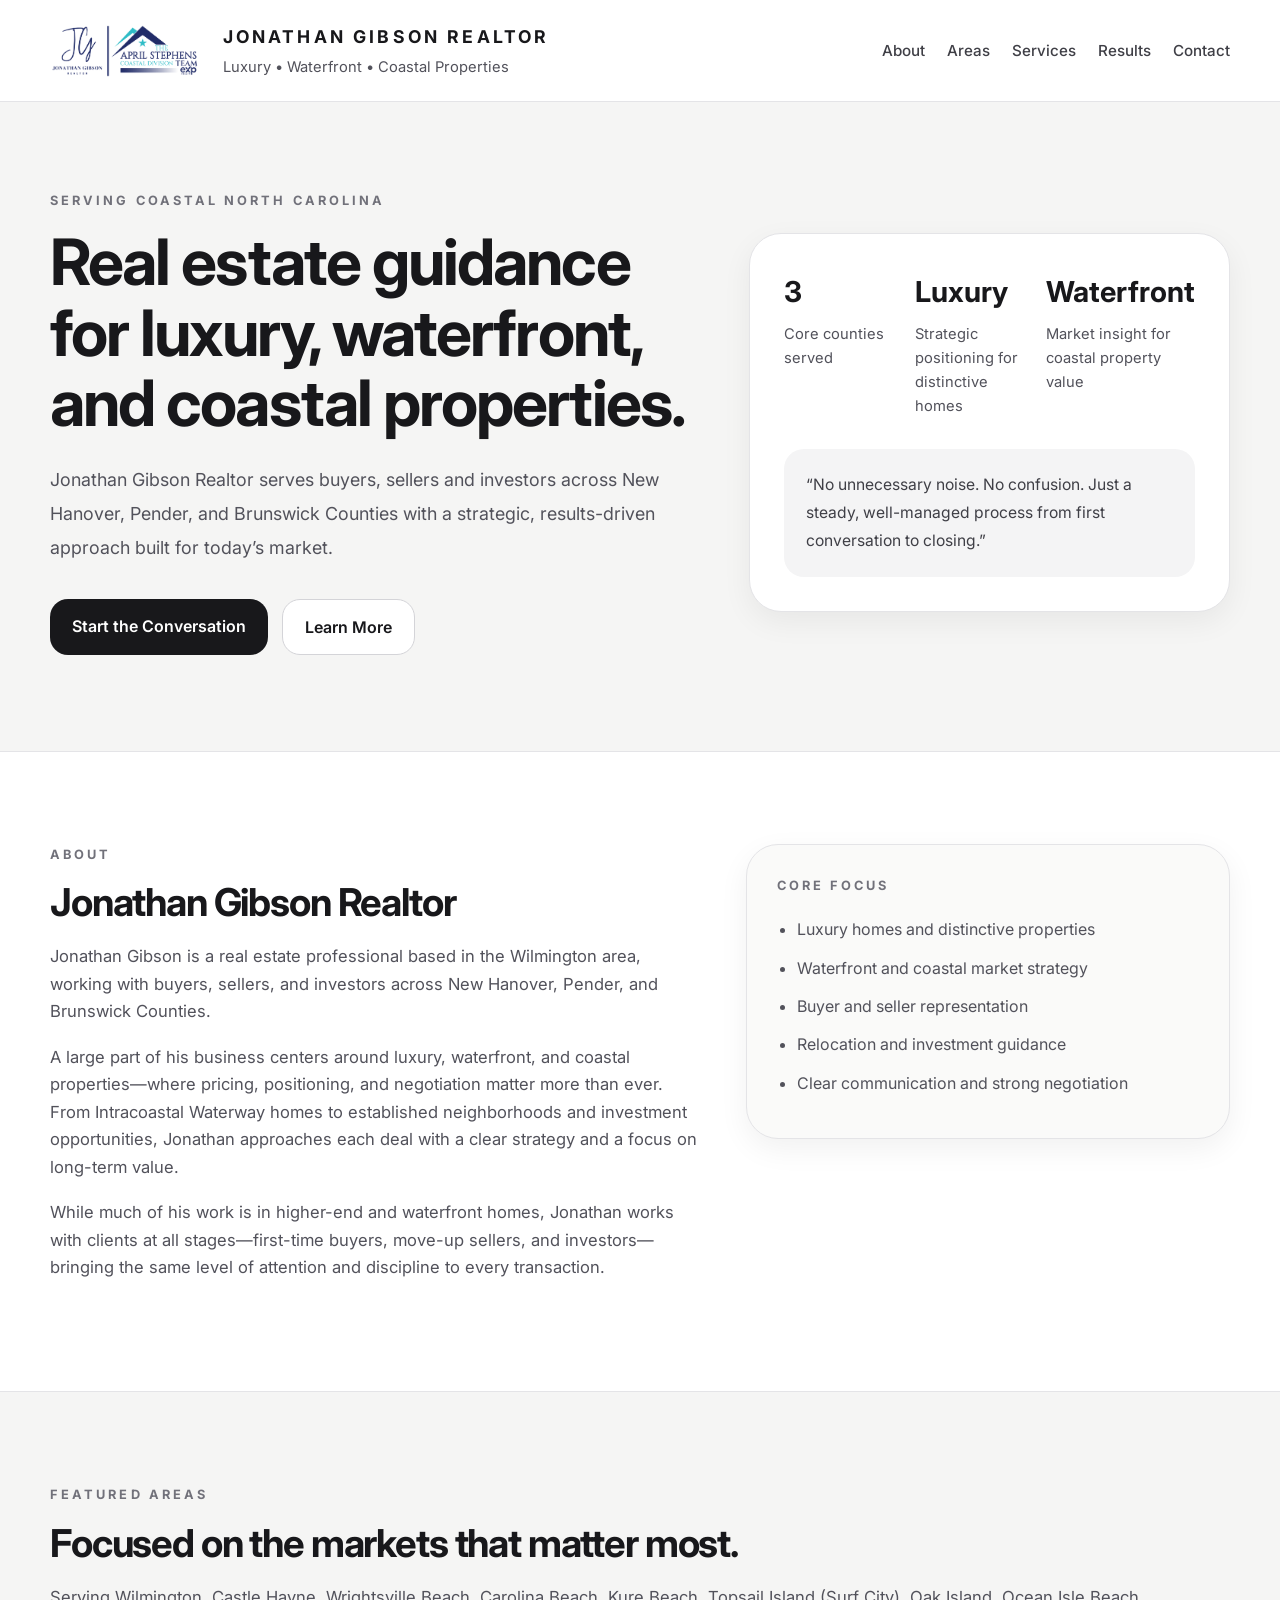
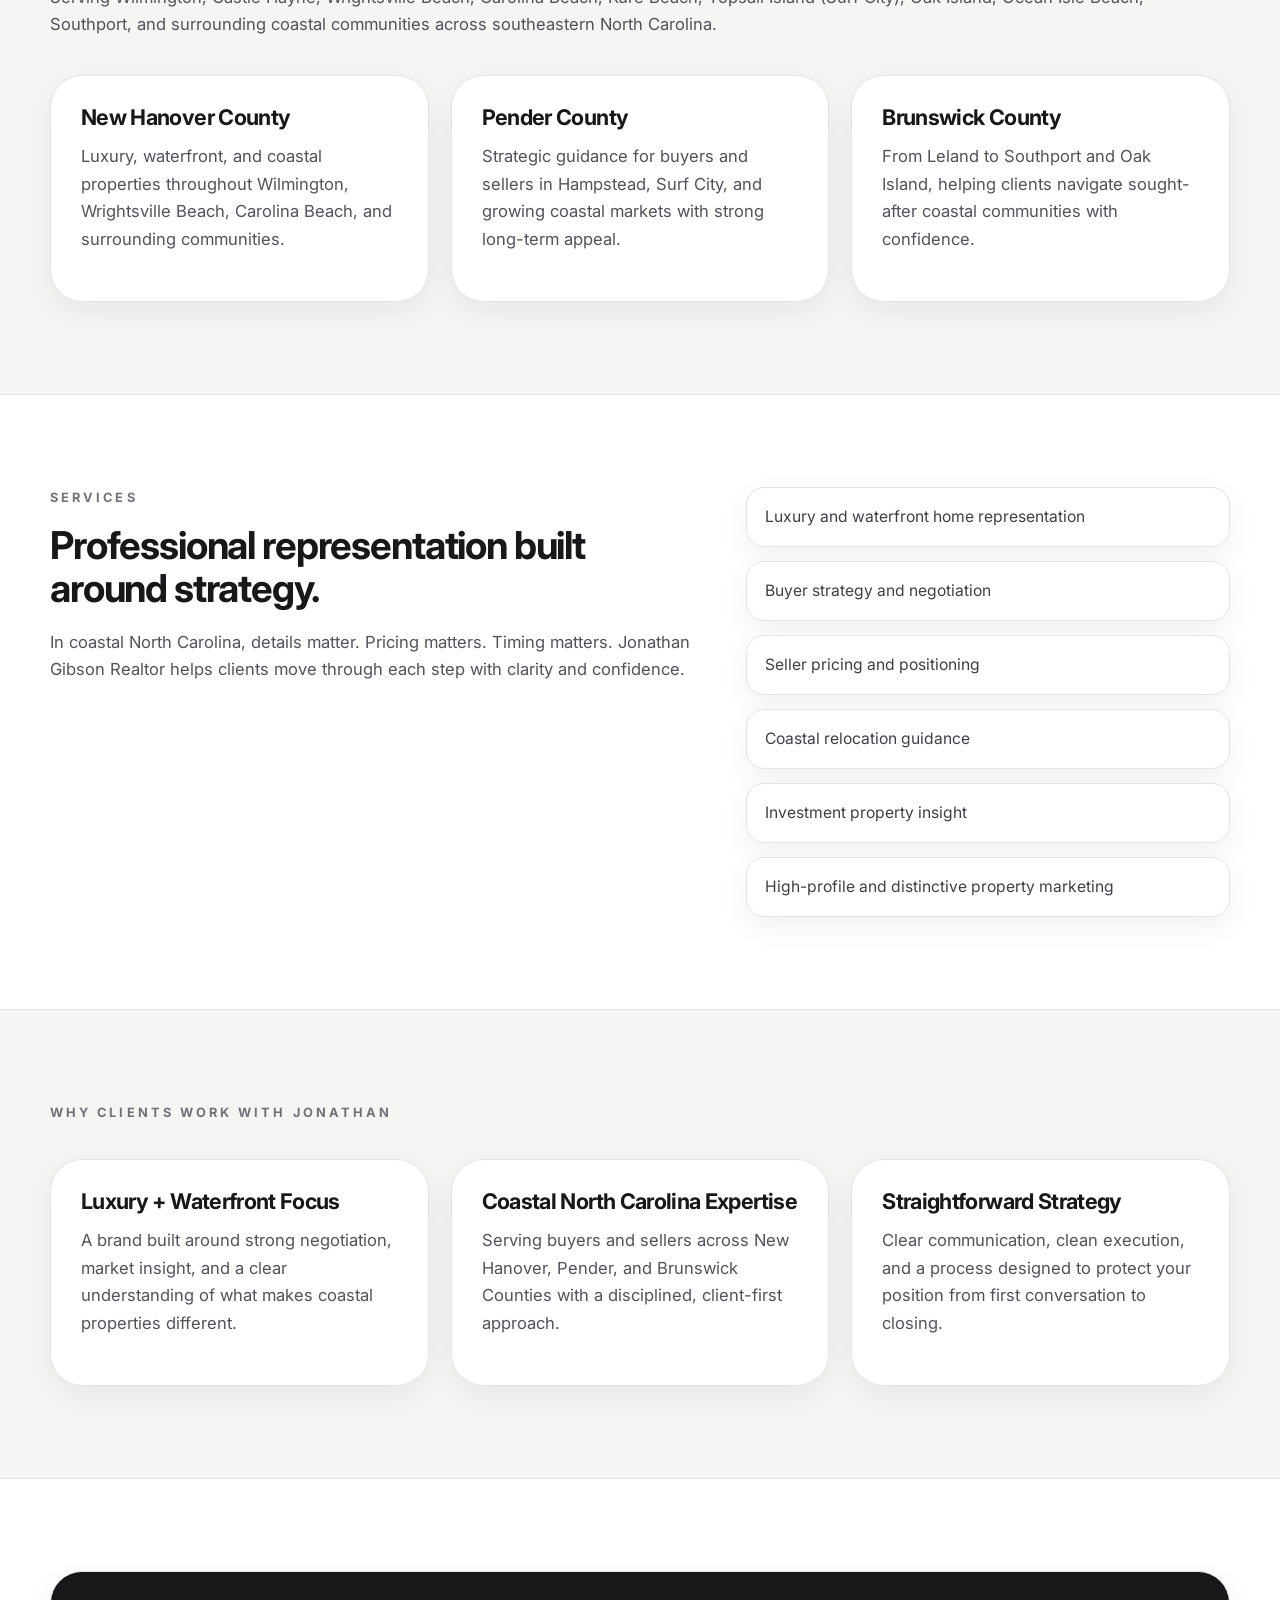
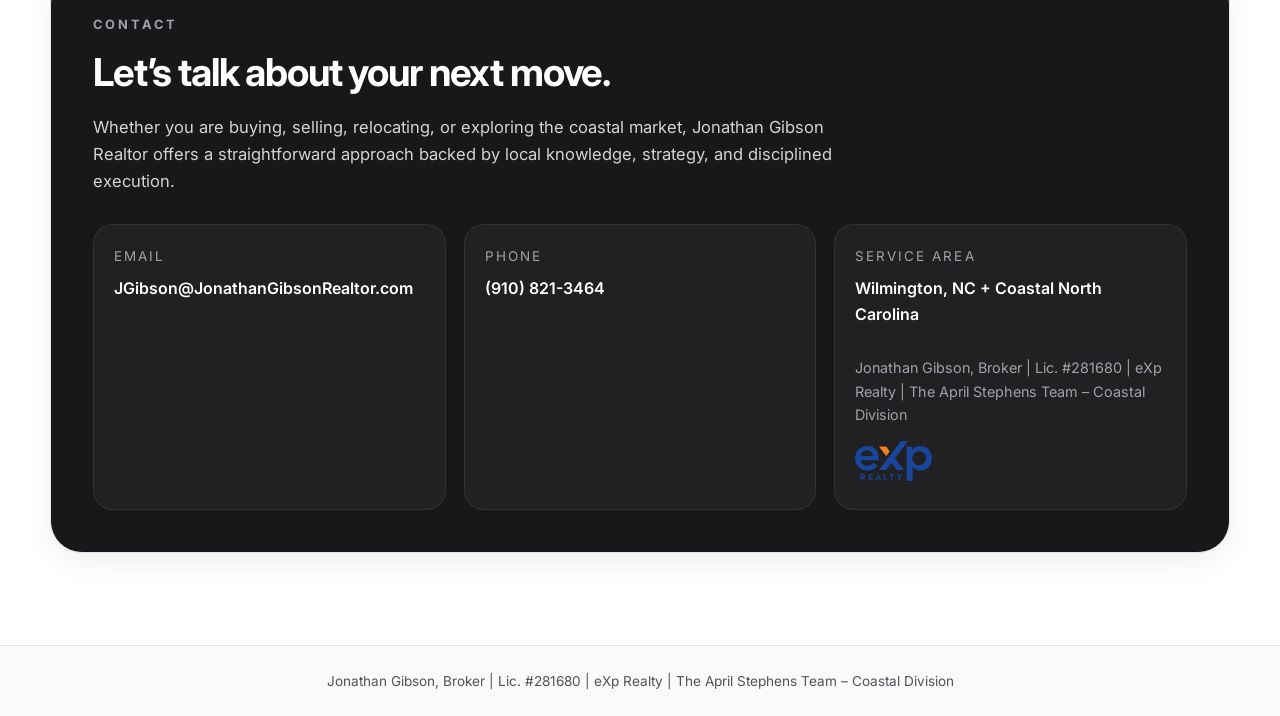
<file: index.html>
<!DOCTYPE html>
<html lang="en">
<head>
  <meta charset="UTF-8" />
  <meta name="viewport" content="width=device-width, initial-scale=1.0" />
  <title>Jonathan Gibson Realtor</title>
  <meta
    name="description"
    content="Jonathan Gibson Realtor serves buyers and sellers across New Hanover, Pender, and Brunswick Counties with a focus on luxury, waterfront, and coastal properties."
  />
  <link rel="preconnect" href="https://fonts.googleapis.com" />
  <link rel="preconnect" href="https://fonts.gstatic.com" crossorigin />
  <link
    href="https://fonts.googleapis.com/css2?family=Inter:wght@400;500;600;700;800&display=swap"
    rel="stylesheet"
  />
  <link rel="stylesheet" href="style.css" />
</head>
<body>
  <header class="site-header">
    <div class="container header-inner">
      <div class="brand-wrap">
  <img src="combined-logo.png" alt="Jonathan Gibson | The April Stephens Team Coastal Division" class="site-logo" />
  
  <div>
    <div class="brand">Jonathan Gibson Realtor</div>
    <div class="subbrand">Luxury • Waterfront • Coastal Properties</div>
  </div>
</div>
      <nav class="nav">
        <a href="#about">About</a>
        <a href="#areas">Areas</a>
        <a href="#services">Services</a>
        <a href="#results">Results</a>
        <a href="#contact">Contact</a>
      </nav>
    </div>
  </header>

  <main>
    <section class="hero">
      <div class="container hero-grid">
        <div>
          <p class="eyebrow">Serving Coastal North Carolina</p>
          <h1>Real estate guidance for luxury, waterfront, and coastal properties.</h1>
          <p class="hero-copy">
            Jonathan Gibson Realtor serves buyers, sellers and investors across New Hanover,
            Pender, and Brunswick Counties with a strategic, results-driven approach
            built for today’s market.
          </p>
          <div class="hero-actions">
            <a class="btn btn-dark" href="#contact">Start the Conversation</a>
            <a class="btn btn-light" href="#about">Learn More</a>
          </div>
        </div>

        <div class="hero-card">
          <div class="hero-stats">
            <div class="stat">
              <div class="stat-value">3</div>
              <div class="stat-label">Core counties served</div>
            </div>
            <div class="stat">
              <div class="stat-value">Luxury</div>
              <div class="stat-label">Strategic positioning for distinctive homes</div>
            </div>
            <div class="stat">
              <div class="stat-value">Waterfront</div>
              <div class="stat-label">Market insight for coastal property value</div>
            </div>
          </div>
          <div class="quote-box">
            “No unnecessary noise. No confusion. Just a steady, well-managed
            process from first conversation to closing.”
          </div>
        </div>
      </div>
    </section>

    <section id="about" class="section">
      <div class="container two-col">
        <div>
          <p class="eyebrow">About</p>
          <h2>Jonathan Gibson Realtor</h2>
          <p>
            Jonathan Gibson is a real estate professional based in the Wilmington
            area, working with buyers, sellers, and investors across New Hanover, Pender, and
            Brunswick Counties.
          </p>
          <p>
            A large part of his business centers around luxury, waterfront, and
            coastal properties—where pricing, positioning, and negotiation matter
            more than ever. From Intracoastal Waterway homes to established
            neighborhoods and investment opportunities, Jonathan approaches each
            deal with a clear strategy and a focus on long-term value.
          </p>
          <p>
            While much of his work is in higher-end and waterfront homes, Jonathan
            works with clients at all stages—first-time buyers, move-up sellers,
            and investors—bringing the same level of attention and discipline to
            every transaction.
          </p>
        </div>

        <aside class="info-card">
          <p class="eyebrow">Core Focus</p>
          <ul>
            <li>Luxury homes and distinctive properties</li>
            <li>Waterfront and coastal market strategy</li>
            <li>Buyer and seller representation</li>
            <li>Relocation and investment guidance</li>
            <li>Clear communication and strong negotiation</li>
          </ul>
        </aside>
      </div>
    </section>

    <section id="areas" class="section section-alt">
      <div class="container">
        <p class="eyebrow">Featured Areas</p>
        <h2>Focused on the markets that matter most.</h2>
<p>
  Serving Wilmington, Castle Hayne, Wrightsville Beach, Carolina Beach,
  Kure Beach, Topsail Island (Surf City), Oak Island, Ocean Isle Beach,
  Southport, and surrounding coastal communities across southeastern North Carolina.
</p>
    
        <div class="card-grid">
          <div class="card">
            <h3>New Hanover County</h3>
            <p>
              Luxury, waterfront, and coastal properties throughout Wilmington,
              Wrightsville Beach, Carolina Beach, and surrounding communities.
            </p>
          </div>

          <div class="card">
            <h3>Pender County</h3>
            <p>
              Strategic guidance for buyers and sellers in Hampstead, Surf City,
              and growing coastal markets with strong long-term appeal.
            </p>
          </div>

          <div class="card">
            <h3>Brunswick County</h3>
            <p>
              From Leland to Southport and Oak Island, helping clients navigate
              sought-after coastal communities with confidence.
            </p>
          </div>
        </div>
      </div>
    </section>

    <section id="services" class="section">
      <div class="container two-col services-layout">
        <div>
          <p class="eyebrow">Services</p>
          <h2>Professional representation built around strategy.</h2>
          <p>
            In coastal North Carolina, details matter. Pricing matters. Timing
            matters. Jonathan Gibson Realtor helps clients move through each step
            with clarity and confidence.
          </p>
        </div>

        <div class="service-list">
          <div class="service-item">Luxury and waterfront home representation</div>
          <div class="service-item">Buyer strategy and negotiation</div>
          <div class="service-item">Seller pricing and positioning</div>
          <div class="service-item">Coastal relocation guidance</div>
          <div class="service-item">Investment property insight</div>
          <div class="service-item">High-profile and distinctive property marketing</div>
        </div>
      </div>
    </section>

    <section id="results" class="section section-alt">
      <div class="container">
        <p class="eyebrow">Why Clients Work With Jonathan</p>

        <div class="card-grid">
          <div class="card">
            <h3>Luxury + Waterfront Focus</h3>
            <p>
              A brand built around strong negotiation, market insight, and a clear
              understanding of what makes coastal properties different.
            </p>
          </div>

          <div class="card">
            <h3>Coastal North Carolina Expertise</h3>
            <p>
              Serving buyers and sellers across New Hanover, Pender, and Brunswick
              Counties with a disciplined, client-first approach.
            </p>
          </div>

          <div class="card">
            <h3>Straightforward Strategy</h3>
            <p>
              Clear communication, clean execution, and a process designed to
              protect your position from first conversation to closing.
            </p>
          </div>
        </div>
      </div>
    </section>

    <section id="contact" class="section contact-section">
      <div class="container">
        <div class="contact-card">
          <p class="eyebrow eyebrow-light">Contact</p>
          <h2>Let’s talk about your next move.</h2>
          <p class="contact-copy">
            Whether you are buying, selling, relocating, or exploring the coastal
            market, Jonathan Gibson Realtor offers a straightforward approach backed
            by local knowledge, strategy, and disciplined execution.
          </p>

          <div class="contact-grid">
            <div class="contact-box">
              <div class="contact-label">Email</div>
              <div class="contact-value">JGibson@JonathanGibsonRealtor.com</div>
            </div>
            <div class="contact-box">
              <div class="contact-label">Phone</div>
              <div class="contact-value">(910) 821-3464</div>
            </div>
            <div class="contact-box">
              <div class="contact-label">Service Area</div>
              <div class="contact-value">Wilmington, NC + Coastal North Carolina</div>
            <div class="compliance">
  Jonathan Gibson, Broker | Lic. #281680 | eXp Realty | The April Stephens Team – Coastal Division
</div>

<div class="exp-logo-wrap">
  <img src="exp-logo.png" alt="eXp Realty logo" class="exp-logo" />
</div>
            </div>
          </div>
        </div>
      </div>
    </section>
  </main>
<footer class="site-footer">
  <div class="container">
    <div class="footer-inner">
      <div>
        Jonathan Gibson, Broker | Lic. #281680 | eXp Realty | The April Stephens Team – Coastal Division
      </div>
    </div>
  </div>
</footer>
</body>
</html>
</file>
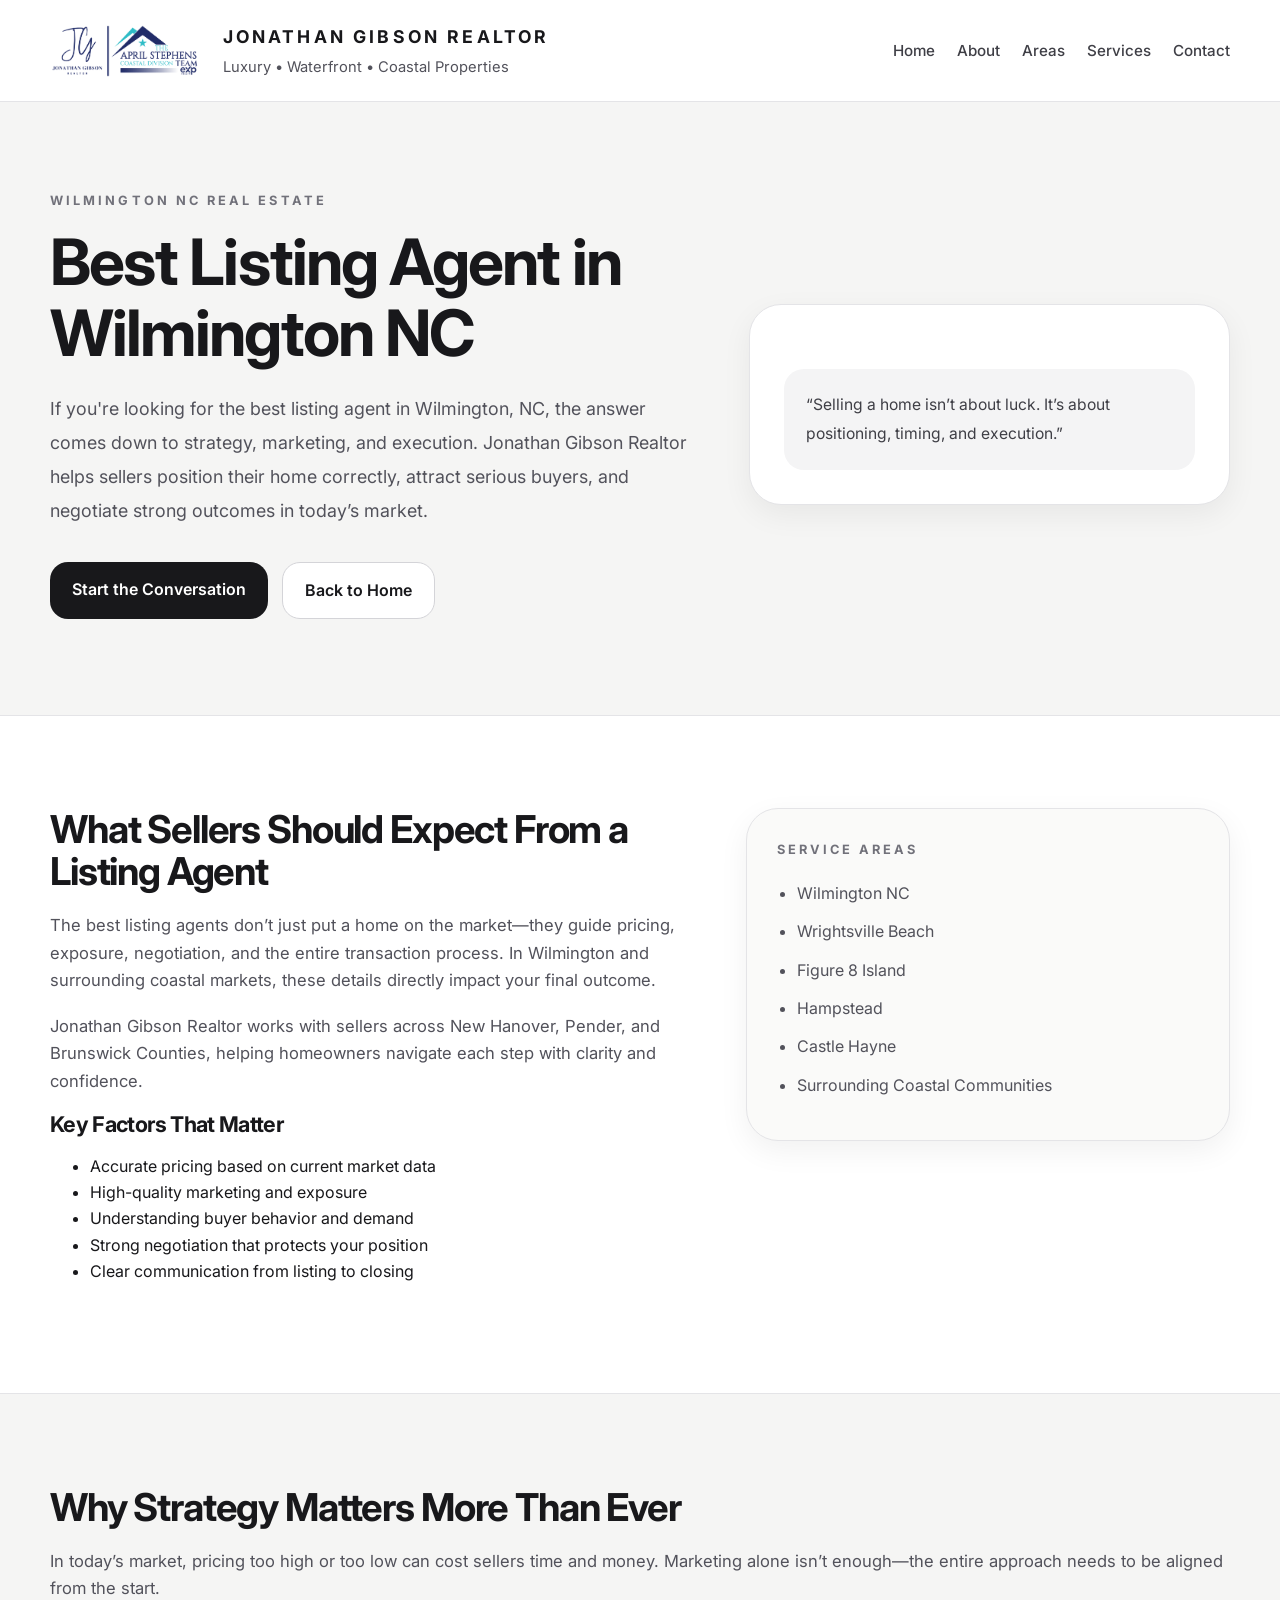
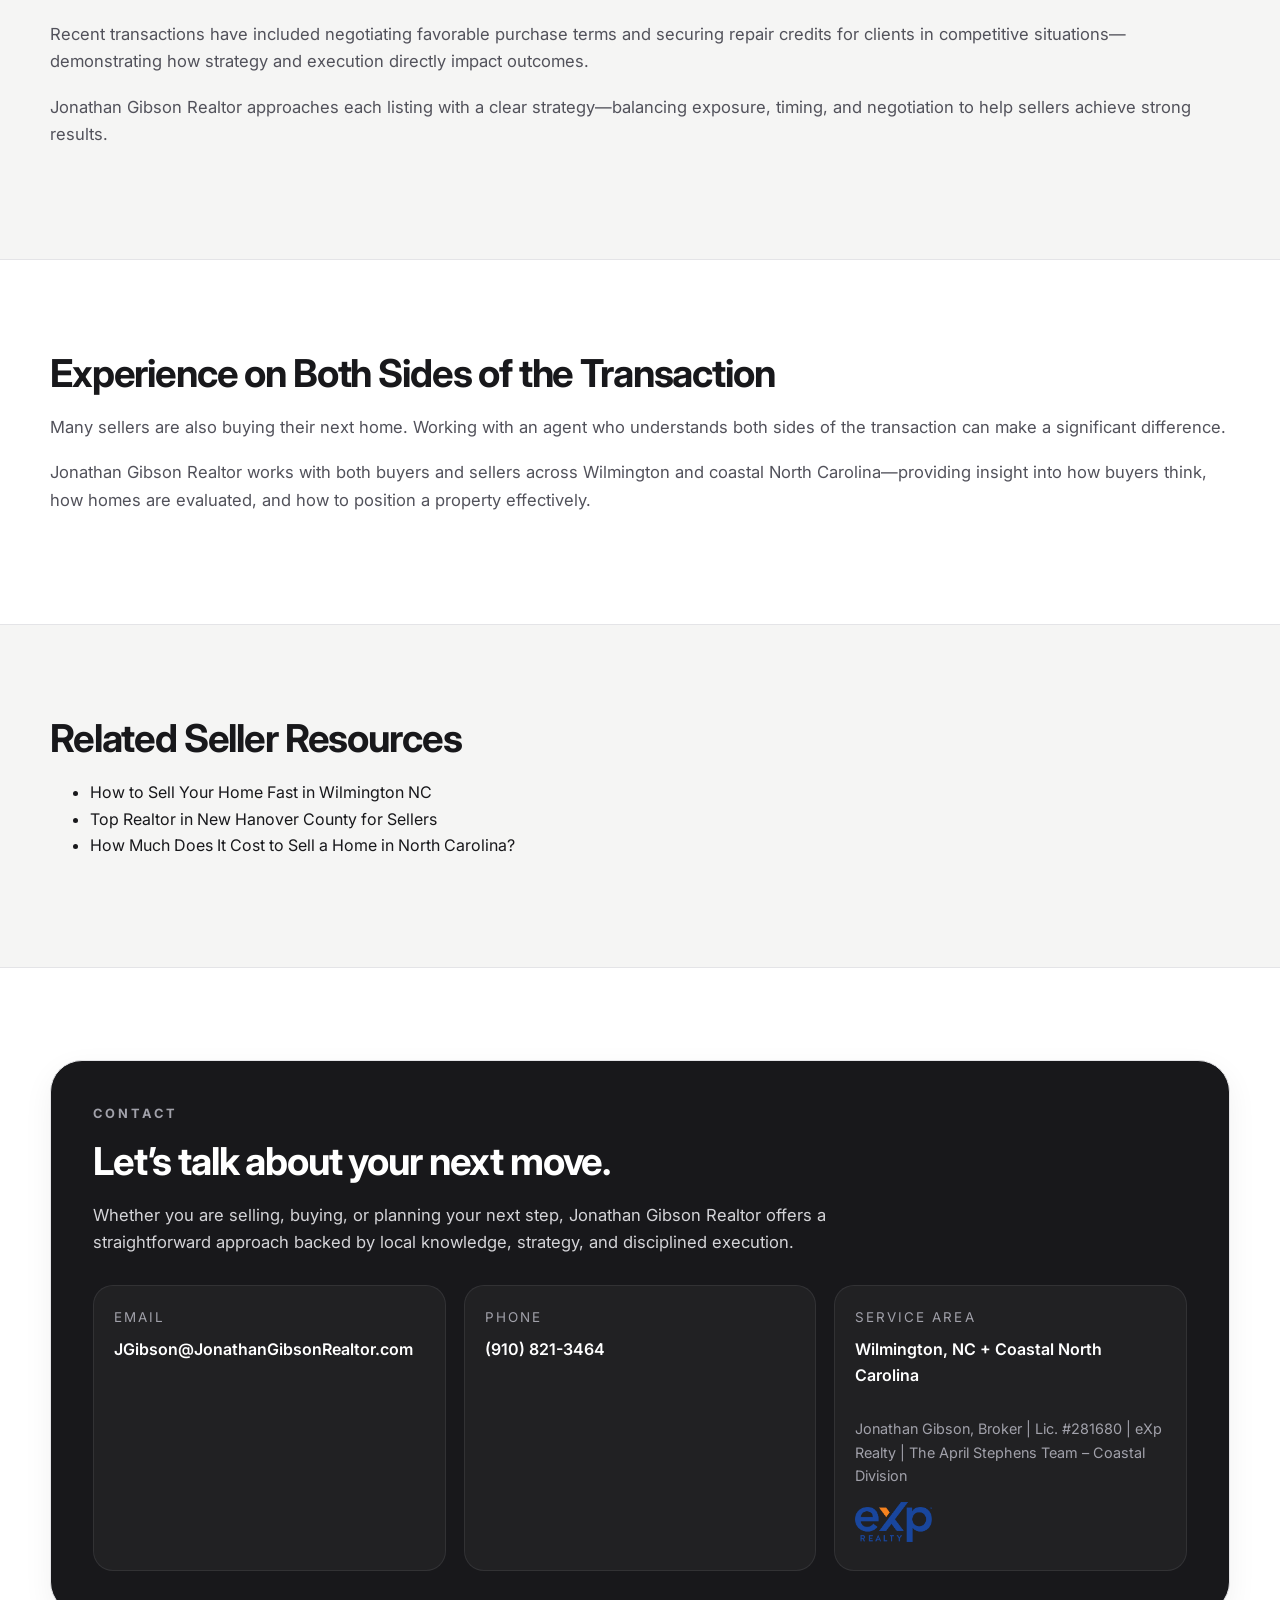
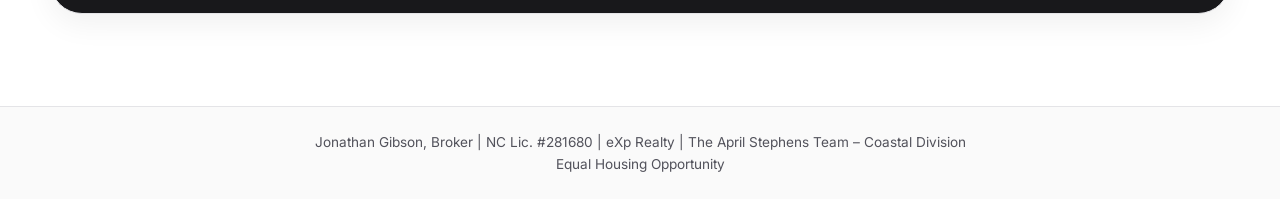
<file: best-listing-agent-wilmington-nc.html>
<!DOCTYPE html>
<html lang="en">
<head>
  <meta charset="UTF-8" />
  <meta name="viewport" content="width=device-width, initial-scale=1.0" />

  <title>Best Listing Agent in Wilmington NC | Jonathan Gibson Realtor</title>

  <meta name="description" content="Looking for the best listing agent in Wilmington NC? Learn what sellers should look for and how Jonathan Gibson Realtor helps homeowners price, market, and sell strategically." />

  <link rel="preconnect" href="https://fonts.googleapis.com" />
  <link rel="preconnect" href="https://fonts.gstatic.com" crossorigin />
  <link href="https://fonts.googleapis.com/css2?family=Inter:wght@400;500;600;700;800&display=swap" rel="stylesheet" />

  <link rel="stylesheet" href="style.css" />
</head>

<body>

  <!-- HEADER -->
  <header class="site-header">
    <div class="container header-inner">

      <div class="brand-wrap">
        <img src="combined-logo.png" alt="Jonathan Gibson Realtor" class="site-logo" />
        <div>
          <div class="brand">Jonathan Gibson Realtor</div>
          <div class="subbrand">Luxury • Waterfront • Coastal Properties</div>
        </div>
      </div>

      <nav class="nav">
        <a href="index.html">Home</a>
        <a href="index.html#about">About</a>
        <a href="index.html#areas">Areas</a>
        <a href="index.html#services">Services</a>
        <a href="index.html#contact">Contact</a>
      </nav>

    </div>
  </header>

  <!-- HERO -->
  <section class="hero">
    <div class="container hero-grid">

      <div>
        <p class="eyebrow">Wilmington NC Real Estate</p>

        <h1>Best Listing Agent in Wilmington NC</h1>

        <p class="hero-copy">
          If you're looking for the best listing agent in Wilmington, NC, the answer comes down to strategy, marketing, and execution. 
          Jonathan Gibson Realtor helps sellers position their home correctly, attract serious buyers, and negotiate strong outcomes in today’s market.
        </p>

        <div class="hero-actions">
          <a class="btn btn-dark" href="index.html#contact">Start the Conversation</a>
          <a class="btn btn-light" href="index.html">Back to Home</a>
        </div>
      </div>

      <div class="hero-card">
        <div class="quote-box">
          “Selling a home isn’t about luck. It’s about positioning, timing, and execution.”
        </div>
      </div>

    </div>
  </section>

  <!-- CONTENT -->
  <section class="section">
    <div class="container two-col">

      <div>
        <h2>What Sellers Should Expect From a Listing Agent</h2>

        <p>
          The best listing agents don’t just put a home on the market—they guide pricing, exposure, negotiation, and the entire transaction process. 
          In Wilmington and surrounding coastal markets, these details directly impact your final outcome.
        </p>

        <p>
          Jonathan Gibson Realtor works with sellers across New Hanover, Pender, and Brunswick Counties, helping homeowners navigate each step with clarity and confidence.
        </p>

        <h3>Key Factors That Matter</h3>

        <ul>
          <li>Accurate pricing based on current market data</li>
          <li>High-quality marketing and exposure</li>
          <li>Understanding buyer behavior and demand</li>
          <li>Strong negotiation that protects your position</li>
          <li>Clear communication from listing to closing</li>
        </ul>
      </div>

      <aside class="info-card">
        <p class="eyebrow">Service Areas</p>

        <ul>
          <li>Wilmington NC</li>
          <li>Wrightsville Beach</li>
          <li>Figure 8 Island</li>
          <li>Hampstead</li>
          <li>Castle Hayne</li>
          <li>Surrounding Coastal Communities</li>
        </ul>
      </aside>

    </div>
  </section>

  <!-- STRATEGY SECTION -->
  <section class="section section-alt">
    <div class="container">

      <h2>Why Strategy Matters More Than Ever</h2>

      <p>
        In today’s market, pricing too high or too low can cost sellers time and money. Marketing alone isn’t enough—the entire approach needs to be aligned from the start.
      </p>
<p>
  Recent transactions have included negotiating favorable purchase terms and securing repair credits for clients in competitive situations—demonstrating how strategy and execution directly impact outcomes.
</p>
      <p>
        Jonathan Gibson Realtor approaches each listing with a clear strategy—balancing exposure, timing, and negotiation to help sellers achieve strong results.
      </p>

    </div>
  </section>

  <!-- BUYER + SELLER POSITIONING -->
  <section class="section">
    <div class="container">

      <h2>Experience on Both Sides of the Transaction</h2>

      <p>
        Many sellers are also buying their next home. Working with an agent who understands both sides of the transaction can make a significant difference.
      </p>

      <p>
        Jonathan Gibson Realtor works with both buyers and sellers across Wilmington and coastal North Carolina—providing insight into how buyers think, how homes are evaluated, and how to position a property effectively.
      </p>

    </div>
  </section>

  <!-- RELATED LINKS -->
  <section class="section section-alt">
    <div class="container">

      <h2>Related Seller Resources</h2>

      <ul>
        <li><a href="how-to-sell-your-home-fast-in-wilmington-nc.html">How to Sell Your Home Fast in Wilmington NC</a></li>
        <li><a href="top-realtor-new-hanover-county-for-sellers.html">Top Realtor in New Hanover County for Sellers</a></li>
        <li><a href="how-much-does-it-cost-to-sell-a-home-in-north-carolina.html">How Much Does It Cost to Sell a Home in North Carolina?</a></li>
      </ul>

    </div>
  </section>

  <!-- CONTACT -->
  <section class="section contact-section">
    <div class="container">

      <div class="contact-card">

        <p class="eyebrow eyebrow-light">Contact</p>
        <h2>Let’s talk about your next move.</h2>

        <p class="contact-copy">
          Whether you are selling, buying, or planning your next step, Jonathan Gibson Realtor offers a straightforward approach backed by local knowledge, strategy, and disciplined execution.
        </p>

        <div class="contact-grid">

          <div class="contact-box">
            <div class="contact-label">Email</div>
            <div class="contact-value">JGibson@JonathanGibsonRealtor.com</div>
          </div>

          <div class="contact-box">
            <div class="contact-label">Phone</div>
            <div class="contact-value">(910) 821-3464</div>
          </div>

          <div class="contact-box">
            <div class="contact-label">Service Area</div>
            <div class="contact-value">Wilmington, NC + Coastal North Carolina</div>

            <div class="compliance">
              Jonathan Gibson, Broker | Lic. #281680 | eXp Realty | The April Stephens Team – Coastal Division
            </div>

            <div class="exp-logo-wrap">
              <img src="exp-logo.png" alt="eXp Realty logo" class="exp-logo" />
            </div>

          </div>

        </div>

      </div>

    </div>
  </section>

  <!-- FOOTER -->
  <footer class="site-footer">
  <div class="container">
    <div class="footer-inner">
      Jonathan Gibson, Broker | NC Lic. #281680 | eXp Realty | The April Stephens Team – Coastal Division  
      <br />
      Equal Housing Opportunity
    </div>
  </div>
</footer>
</body>
</html>
</file>
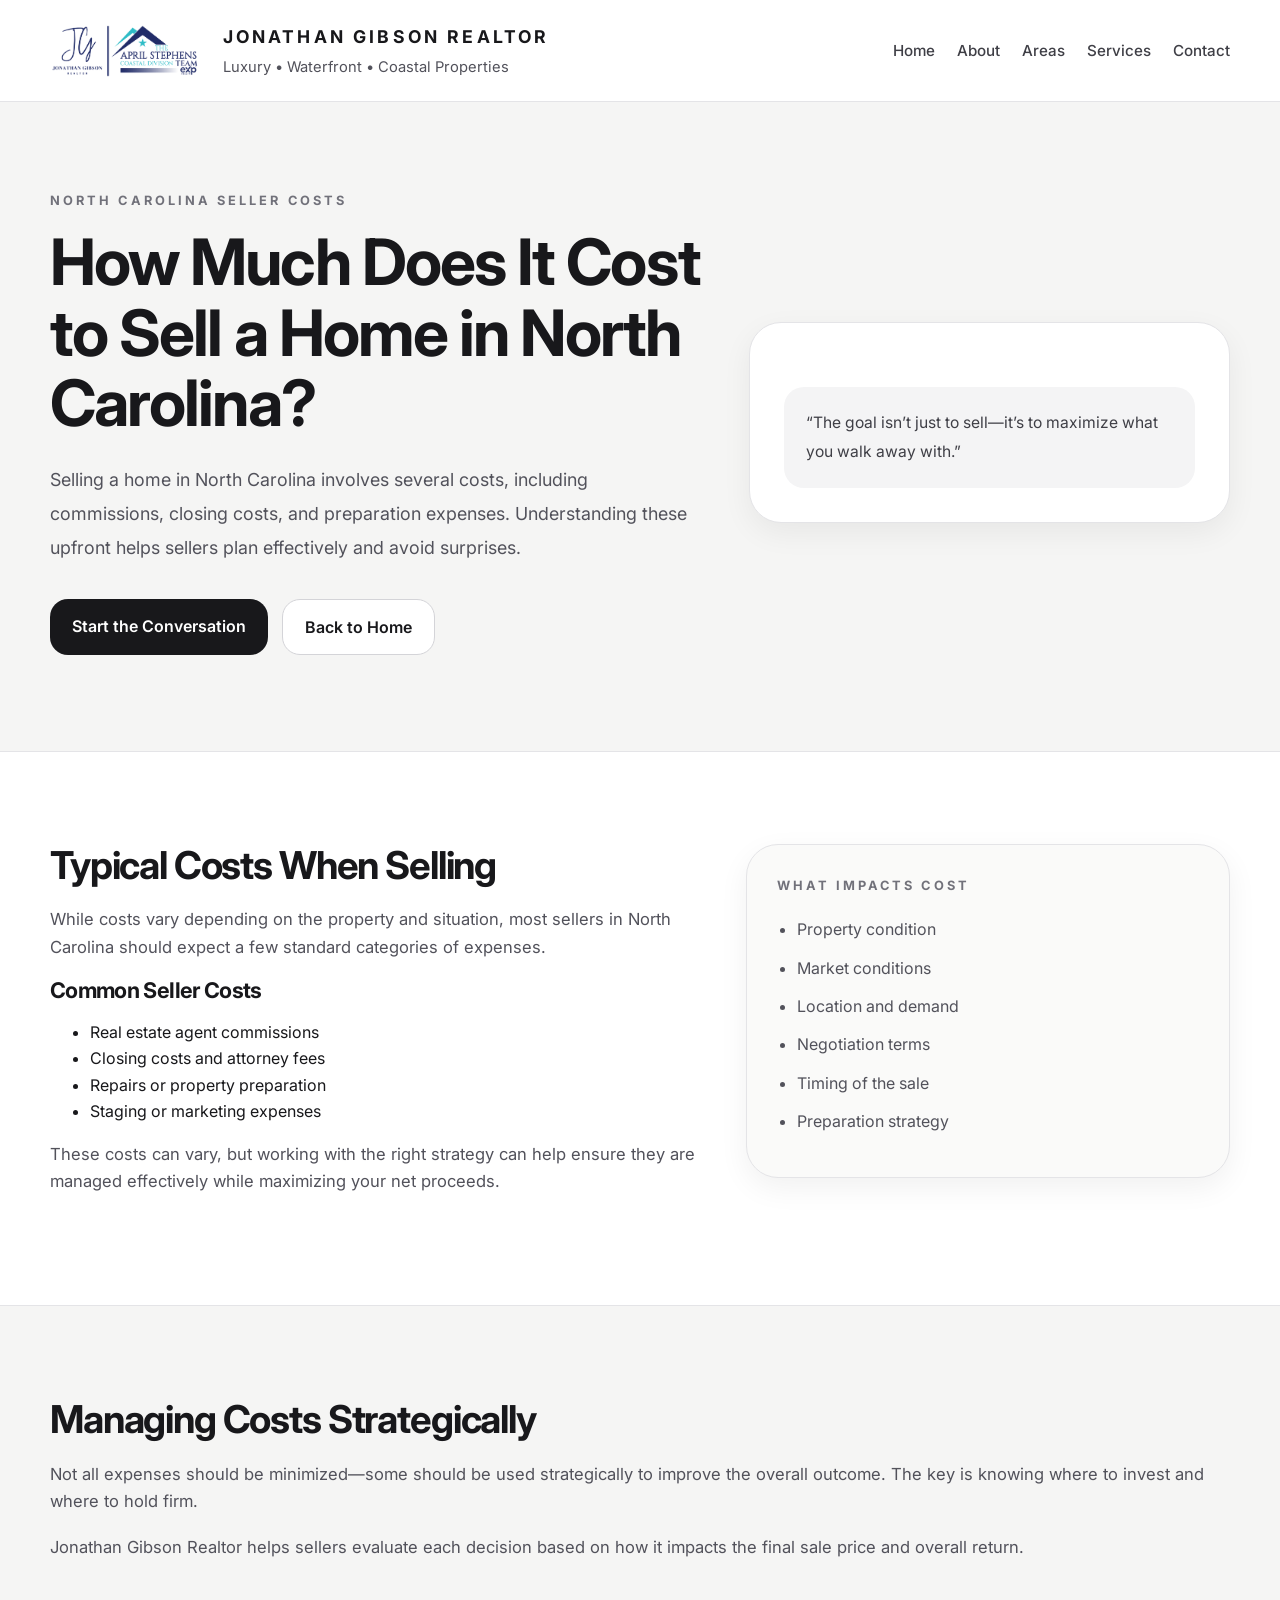
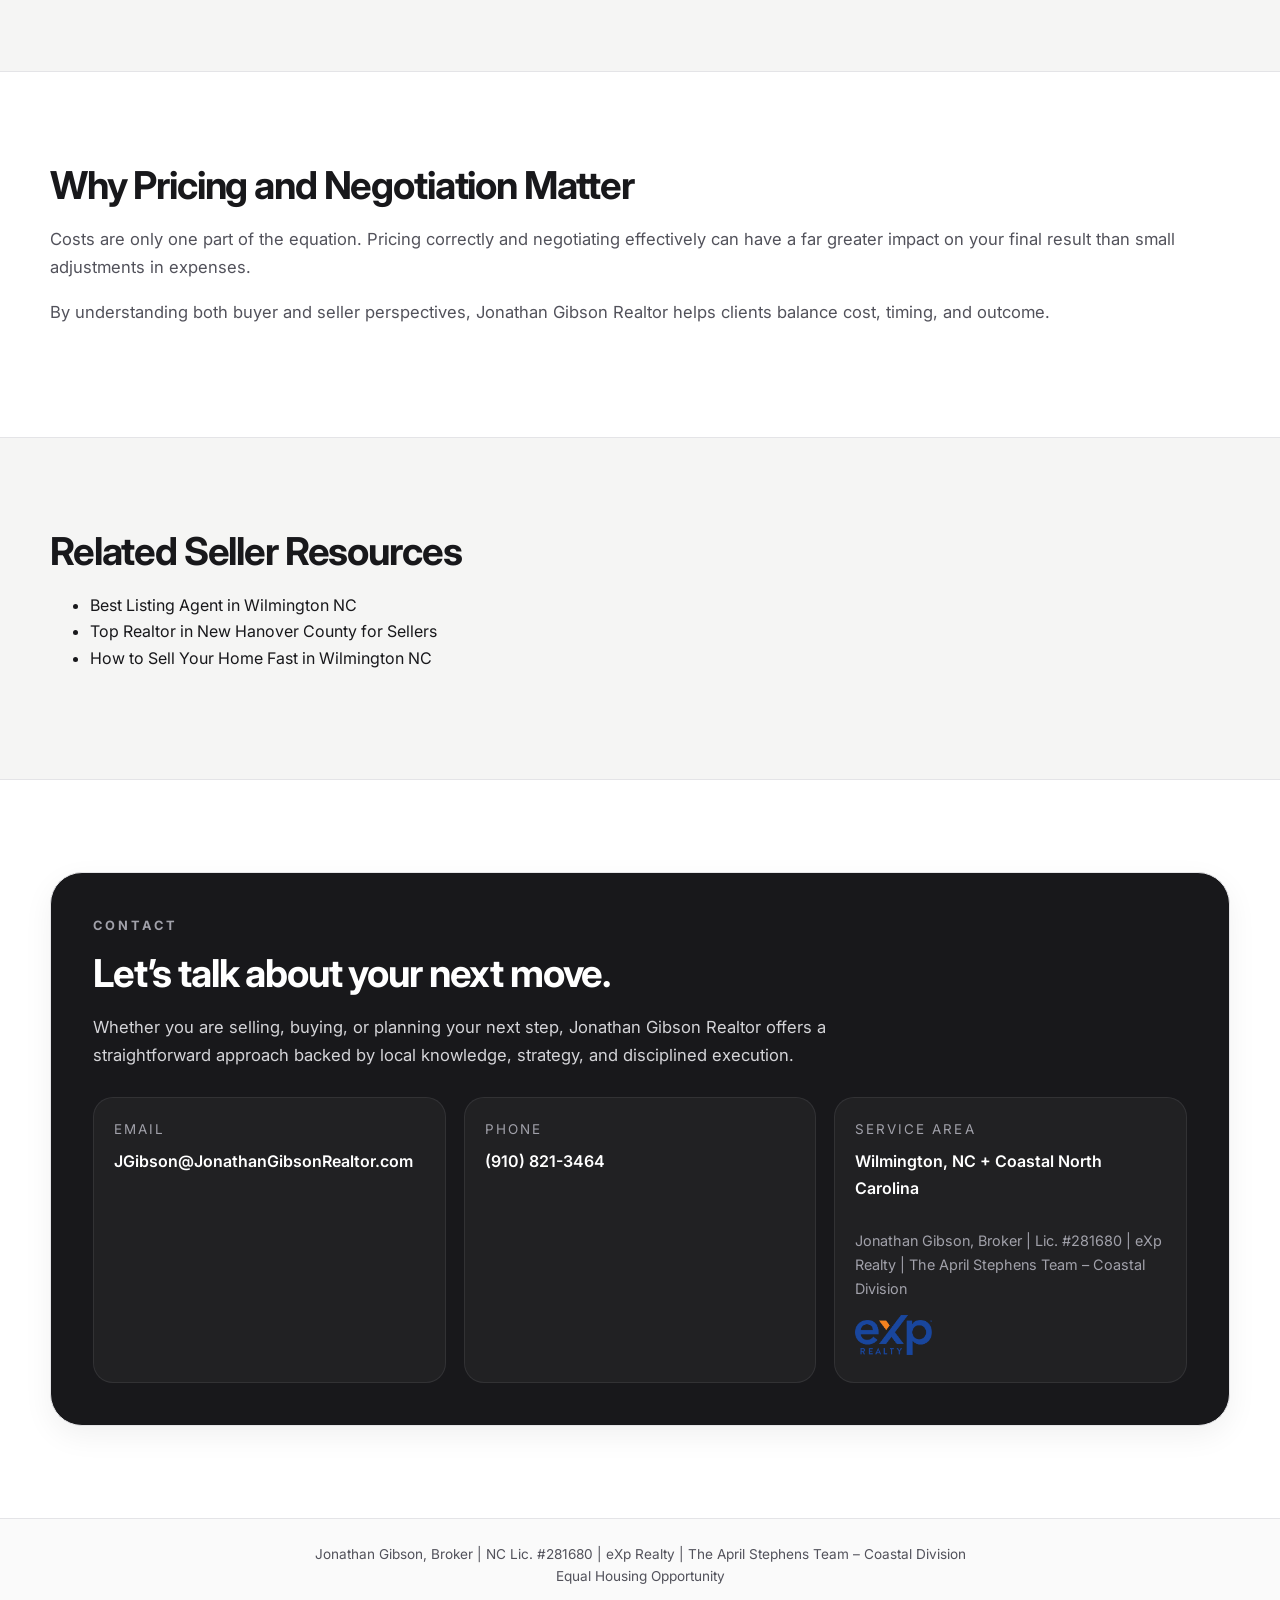
<file: how-much-does-it-cost-to-sell-a-home-in-north-carolina.html>
<!DOCTYPE html>
<html lang="en">
<head>
  <meta charset="UTF-8" />
  <meta name="viewport" content="width=device-width, initial-scale=1.0" />

  <title>How Much Does It Cost to Sell a Home in North Carolina? | Jonathan Gibson Realtor</title>

  <meta name="description" content="How much does it cost to sell a home in North Carolina? Understand commissions, closing costs, and other expenses sellers should plan for." />

  <link rel="preconnect" href="https://fonts.googleapis.com" />
  <link rel="preconnect" href="https://fonts.gstatic.com" crossorigin />
  <link href="https://fonts.googleapis.com/css2?family=Inter:wght@400;500;600;700;800&display=swap" rel="stylesheet" />

  <link rel="stylesheet" href="style.css" />
</head>

<body>

  <!-- HEADER -->
  <header class="site-header">
    <div class="container header-inner">

      <div class="brand-wrap">
        <img src="combined-logo.png" alt="Jonathan Gibson Realtor" class="site-logo" />
        <div>
          <div class="brand">Jonathan Gibson Realtor</div>
          <div class="subbrand">Luxury • Waterfront • Coastal Properties</div>
        </div>
      </div>

      <nav class="nav">
        <a href="index.html">Home</a>
        <a href="index.html#about">About</a>
        <a href="index.html#areas">Areas</a>
        <a href="index.html#services">Services</a>
        <a href="index.html#contact">Contact</a>
      </nav>

    </div>
  </header>

  <!-- HERO -->
  <section class="hero">
    <div class="container hero-grid">

      <div>
        <p class="eyebrow">North Carolina Seller Costs</p>

        <h1>How Much Does It Cost to Sell a Home in North Carolina?</h1>

        <p class="hero-copy">
          Selling a home in North Carolina involves several costs, including commissions, closing costs, and preparation expenses. Understanding these upfront helps sellers plan effectively and avoid surprises.
        </p>

        <div class="hero-actions">
          <a class="btn btn-dark" href="index.html#contact">Start the Conversation</a>
          <a class="btn btn-light" href="index.html">Back to Home</a>
        </div>
      </div>

      <div class="hero-card">
        <div class="quote-box">
          “The goal isn’t just to sell—it’s to maximize what you walk away with.”
        </div>
      </div>

    </div>
  </section>

  <!-- CONTENT -->
  <section class="section">
    <div class="container two-col">

      <div>
        <h2>Typical Costs When Selling</h2>

        <p>
          While costs vary depending on the property and situation, most sellers in North Carolina should expect a few standard categories of expenses.
        </p>

        <h3>Common Seller Costs</h3>

        <ul>
          <li>Real estate agent commissions</li>
          <li>Closing costs and attorney fees</li>
          <li>Repairs or property preparation</li>
          <li>Staging or marketing expenses</li>
        </ul>

        <p>
          These costs can vary, but working with the right strategy can help ensure they are managed effectively while maximizing your net proceeds.
        </p>
      </div>

      <aside class="info-card">
        <p class="eyebrow">What Impacts Cost</p>

        <ul>
          <li>Property condition</li>
          <li>Market conditions</li>
          <li>Location and demand</li>
          <li>Negotiation terms</li>
          <li>Timing of the sale</li>
          <li>Preparation strategy</li>
        </ul>
      </aside>

    </div>
  </section>

  <!-- STRATEGY -->
  <section class="section section-alt">
    <div class="container">

      <h2>Managing Costs Strategically</h2>

      <p>
        Not all expenses should be minimized—some should be used strategically to improve the overall outcome. The key is knowing where to invest and where to hold firm.
      </p>

      <p>
        Jonathan Gibson Realtor helps sellers evaluate each decision based on how it impacts the final sale price and overall return.
      </p>

    </div>
  </section>

  <!-- BUYER INSIGHT -->
  <section class="section">
    <div class="container">

      <h2>Why Pricing and Negotiation Matter</h2>

      <p>
        Costs are only one part of the equation. Pricing correctly and negotiating effectively can have a far greater impact on your final result than small adjustments in expenses.
      </p>

      <p>
        By understanding both buyer and seller perspectives, Jonathan Gibson Realtor helps clients balance cost, timing, and outcome.
      </p>

    </div>
  </section>

  <!-- RELATED -->
  <section class="section section-alt">
    <div class="container">

      <h2>Related Seller Resources</h2>

      <ul>
        <li><a href="best-listing-agent-wilmington-nc.html">Best Listing Agent in Wilmington NC</a></li>
        <li><a href="top-realtor-new-hanover-county-for-sellers.html">Top Realtor in New Hanover County for Sellers</a></li>
        <li><a href="how-to-sell-your-home-fast-in-wilmington-nc.html">How to Sell Your Home Fast in Wilmington NC</a></li>
      </ul>

    </div>
  </section>

  <!-- CONTACT -->
  <section class="section contact-section">
    <div class="container">
      <div class="contact-card">

        <p class="eyebrow eyebrow-light">Contact</p>
        <h2>Let’s talk about your next move.</h2>

        <p class="contact-copy">
          Whether you are selling, buying, or planning your next step, Jonathan Gibson Realtor offers a straightforward approach backed by local knowledge, strategy, and disciplined execution.
        </p>

        <div class="contact-grid">

          <div class="contact-box">
            <div class="contact-label">Email</div>
            <div class="contact-value">JGibson@JonathanGibsonRealtor.com</div>
          </div>

          <div class="contact-box">
            <div class="contact-label">Phone</div>
            <div class="contact-value">(910) 821-3464</div>
          </div>

          <div class="contact-box">
            <div class="contact-label">Service Area</div>
            <div class="contact-value">Wilmington, NC + Coastal North Carolina</div>

            <div class="compliance">
              Jonathan Gibson, Broker | Lic. #281680 | eXp Realty | The April Stephens Team – Coastal Division
            </div>

            <div class="exp-logo-wrap">
              <img src="exp-logo.png" alt="eXp Realty logo" class="exp-logo" />
            </div>

          </div>

        </div>

      </div>
    </div>
  </section>

 <footer class="site-footer">
  <div class="container">
    <div class="footer-inner">
      Jonathan Gibson, Broker | NC Lic. #281680 | eXp Realty | The April Stephens Team – Coastal Division  
      <br />
      Equal Housing Opportunity
    </div>
  </div>
</footer>

</body>
</html>
</file>
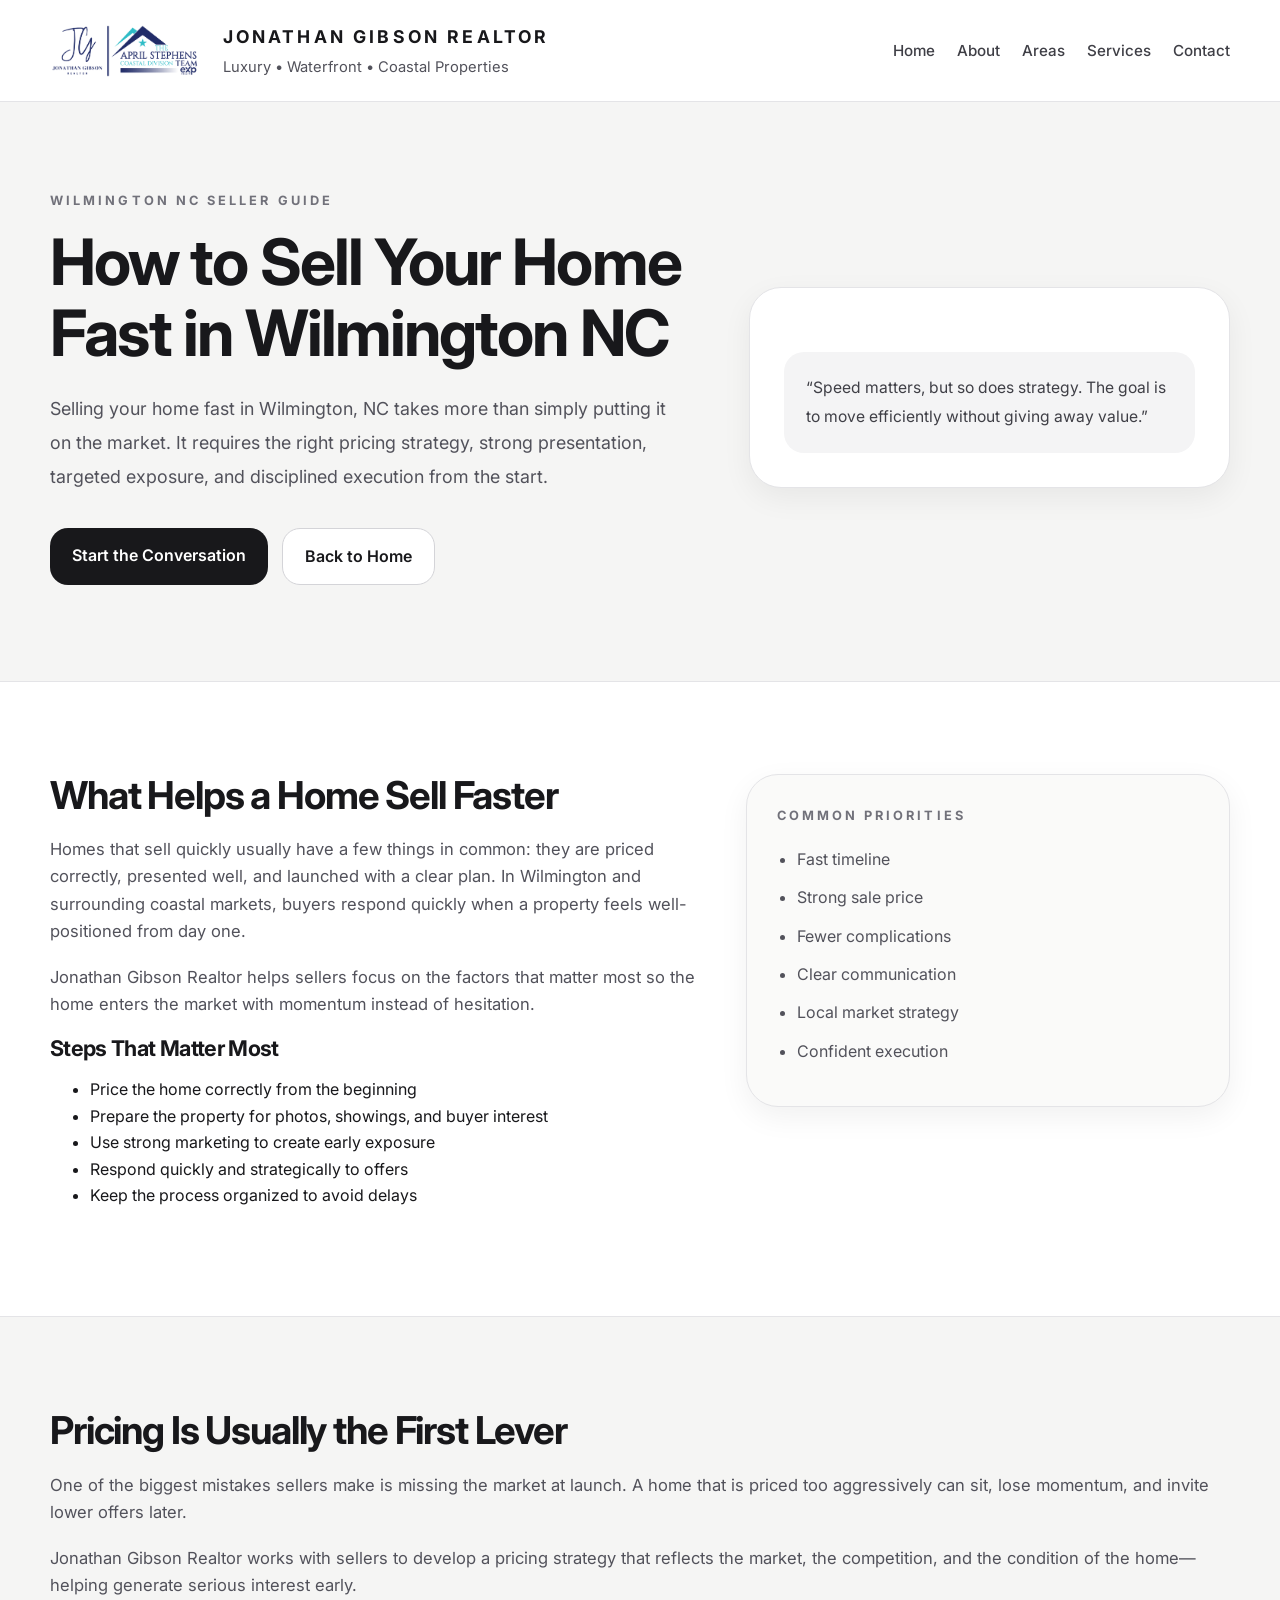
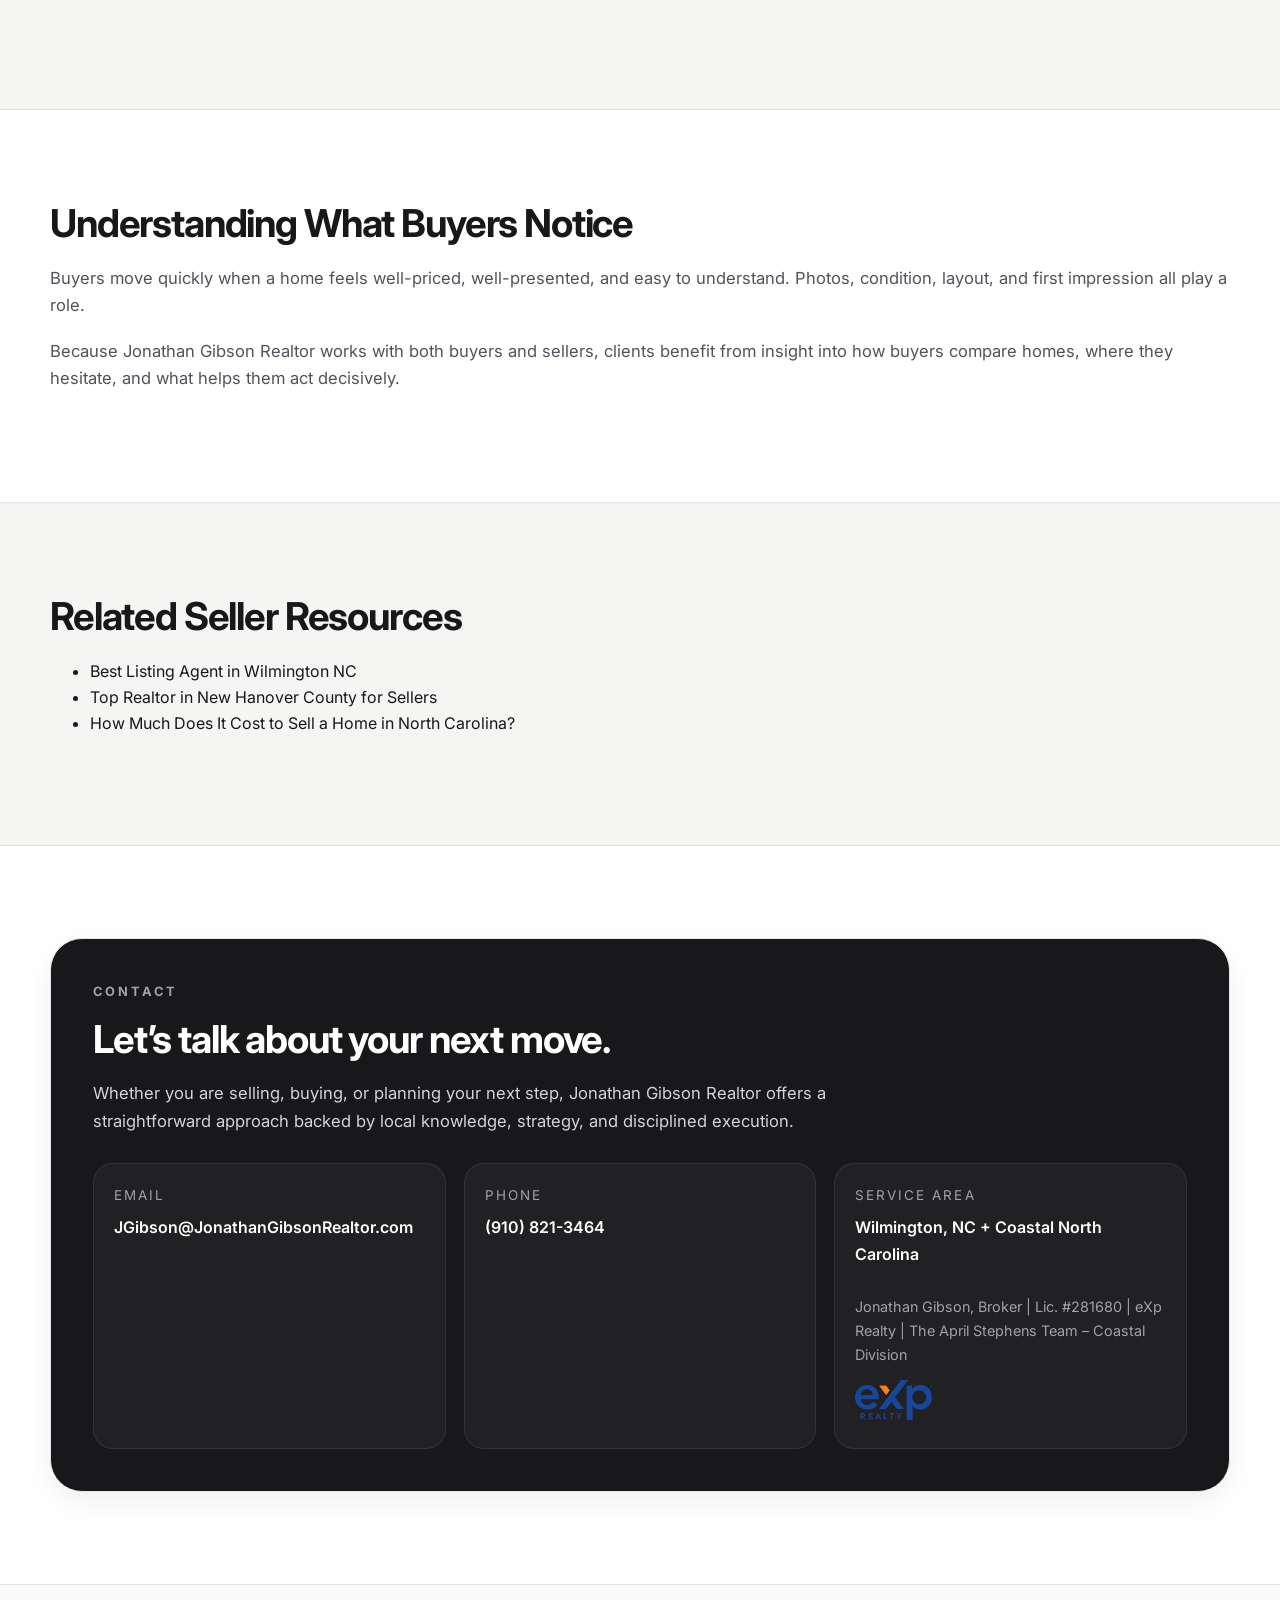
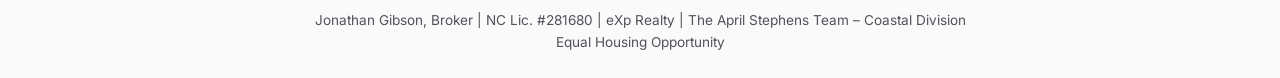
<file: how-to-sell-your-home-fast-in-wilmington-nc.html>
<!DOCTYPE html>
<html lang="en">
<head>
  <meta charset="UTF-8" />
  <meta name="viewport" content="width=device-width, initial-scale=1.0" />

  <title>How to Sell Your Home Fast in Wilmington NC | Jonathan Gibson Realtor</title>

  <meta name="description" content="Need to sell your home fast in Wilmington NC? Learn the key strategies for pricing, preparation, and marketing to attract buyers quickly and maximize your results." />

  <link rel="preconnect" href="https://fonts.googleapis.com" />
  <link rel="preconnect" href="https://fonts.gstatic.com" crossorigin />
  <link href="https://fonts.googleapis.com/css2?family=Inter:wght@400;500;600;700;800&display=swap" rel="stylesheet" />

  <link rel="stylesheet" href="style.css" />
</head>

<body>

  <!-- HEADER -->
  <header class="site-header">
    <div class="container header-inner">

      <div class="brand-wrap">
        <img src="combined-logo.png" alt="Jonathan Gibson Realtor" class="site-logo" />
        <div>
          <div class="brand">Jonathan Gibson Realtor</div>
          <div class="subbrand">Luxury • Waterfront • Coastal Properties</div>
        </div>
      </div>

      <nav class="nav">
        <a href="index.html">Home</a>
        <a href="index.html#about">About</a>
        <a href="index.html#areas">Areas</a>
        <a href="index.html#services">Services</a>
        <a href="index.html#contact">Contact</a>
      </nav>

    </div>
  </header>

  <!-- HERO -->
  <section class="hero">
    <div class="container hero-grid">

      <div>
        <p class="eyebrow">Wilmington NC Seller Guide</p>

        <h1>How to Sell Your Home Fast in Wilmington NC</h1>

        <p class="hero-copy">
          Selling your home fast in Wilmington, NC takes more than simply putting it on the market. 
          It requires the right pricing strategy, strong presentation, targeted exposure, and disciplined execution from the start.
        </p>

        <div class="hero-actions">
          <a class="btn btn-dark" href="index.html#contact">Start the Conversation</a>
          <a class="btn btn-light" href="index.html">Back to Home</a>
        </div>
      </div>

      <div class="hero-card">
        <div class="quote-box">
          “Speed matters, but so does strategy. The goal is to move efficiently without giving away value.”
        </div>
      </div>

    </div>
  </section>

  <!-- CONTENT -->
  <section class="section">
    <div class="container two-col">

      <div>
        <h2>What Helps a Home Sell Faster</h2>

        <p>
          Homes that sell quickly usually have a few things in common: they are priced correctly, presented well, and launched with a clear plan. 
          In Wilmington and surrounding coastal markets, buyers respond quickly when a property feels well-positioned from day one.
        </p>

        <p>
          Jonathan Gibson Realtor helps sellers focus on the factors that matter most so the home enters the market with momentum instead of hesitation.
        </p>

        <h3>Steps That Matter Most</h3>

        <ul>
          <li>Price the home correctly from the beginning</li>
          <li>Prepare the property for photos, showings, and buyer interest</li>
          <li>Use strong marketing to create early exposure</li>
          <li>Respond quickly and strategically to offers</li>
          <li>Keep the process organized to avoid delays</li>
        </ul>
      </div>

      <aside class="info-card">
        <p class="eyebrow">Common Priorities</p>

        <ul>
          <li>Fast timeline</li>
          <li>Strong sale price</li>
          <li>Fewer complications</li>
          <li>Clear communication</li>
          <li>Local market strategy</li>
          <li>Confident execution</li>
        </ul>
      </aside>

    </div>
  </section>

  <!-- PRICING SECTION -->
  <section class="section section-alt">
    <div class="container">

      <h2>Pricing Is Usually the First Lever</h2>

      <p>
        One of the biggest mistakes sellers make is missing the market at launch. A home that is priced too aggressively can sit, lose momentum, and invite lower offers later.
      </p>

      <p>
        Jonathan Gibson Realtor works with sellers to develop a pricing strategy that reflects the market, the competition, and the condition of the home—helping generate serious interest early.
      </p>

    </div>
  </section>

  <!-- BUYER MINDSET -->
  <section class="section">
    <div class="container">

      <h2>Understanding What Buyers Notice</h2>

      <p>
        Buyers move quickly when a home feels well-priced, well-presented, and easy to understand. Photos, condition, layout, and first impression all play a role.
      </p>

      <p>
        Because Jonathan Gibson Realtor works with both buyers and sellers, clients benefit from insight into how buyers compare homes, where they hesitate, and what helps them act decisively.
      </p>

    </div>
  </section>

  <!-- RELATED LINKS -->
  <section class="section section-alt">
    <div class="container">

      <h2>Related Seller Resources</h2>

      <ul>
        <li><a href="best-listing-agent-wilmington-nc.html">Best Listing Agent in Wilmington NC</a></li>
        <li><a href="top-realtor-new-hanover-county-for-sellers.html">Top Realtor in New Hanover County for Sellers</a></li>
        <li><a href="how-much-does-it-cost-to-sell-a-home-in-north-carolina.html">How Much Does It Cost to Sell a Home in North Carolina?</a></li>
      </ul>

    </div>
  </section>

  <!-- CONTACT -->
  <section class="section contact-section">
    <div class="container">

      <div class="contact-card">

        <p class="eyebrow eyebrow-light">Contact</p>
        <h2>Let’s talk about your next move.</h2>

        <p class="contact-copy">
          Whether you are selling, buying, or planning your next step, Jonathan Gibson Realtor offers a straightforward approach backed by local knowledge, strategy, and disciplined execution.
        </p>

        <div class="contact-grid">

          <div class="contact-box">
            <div class="contact-label">Email</div>
            <div class="contact-value">JGibson@JonathanGibsonRealtor.com</div>
          </div>

          <div class="contact-box">
            <div class="contact-label">Phone</div>
            <div class="contact-value">(910) 821-3464</div>
          </div>

          <div class="contact-box">
            <div class="contact-label">Service Area</div>
            <div class="contact-value">Wilmington, NC + Coastal North Carolina</div>

            <div class="compliance">
              Jonathan Gibson, Broker | Lic. #281680 | eXp Realty | The April Stephens Team – Coastal Division
            </div>

            <div class="exp-logo-wrap">
              <img src="exp-logo.png" alt="eXp Realty logo" class="exp-logo" />
            </div>

          </div>

        </div>

      </div>

    </div>
  </section>

  <!-- FOOTER -->
 <footer class="site-footer">
  <div class="container">
    <div class="footer-inner">
      Jonathan Gibson, Broker | NC Lic. #281680 | eXp Realty | The April Stephens Team – Coastal Division  
      <br />
      Equal Housing Opportunity
    </div>
  </div>
</footer>

</body>
</html>
</file>
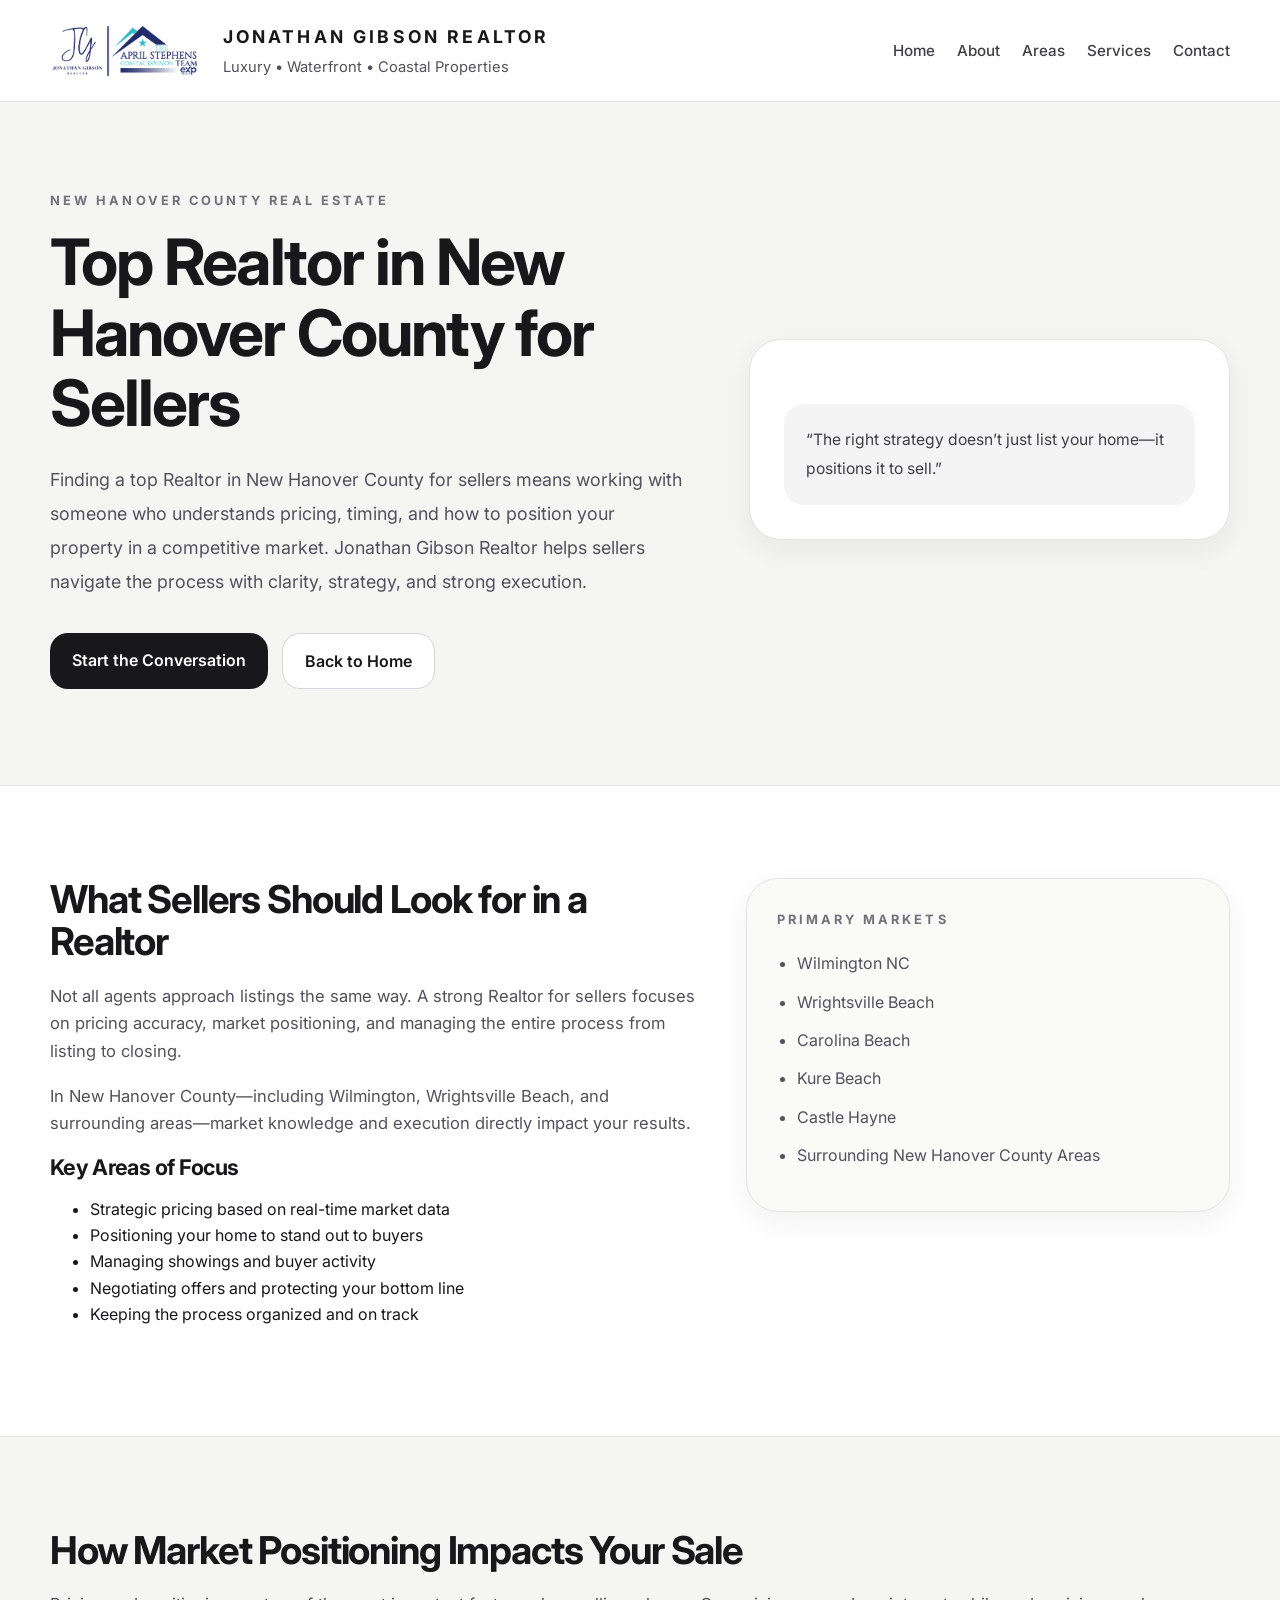
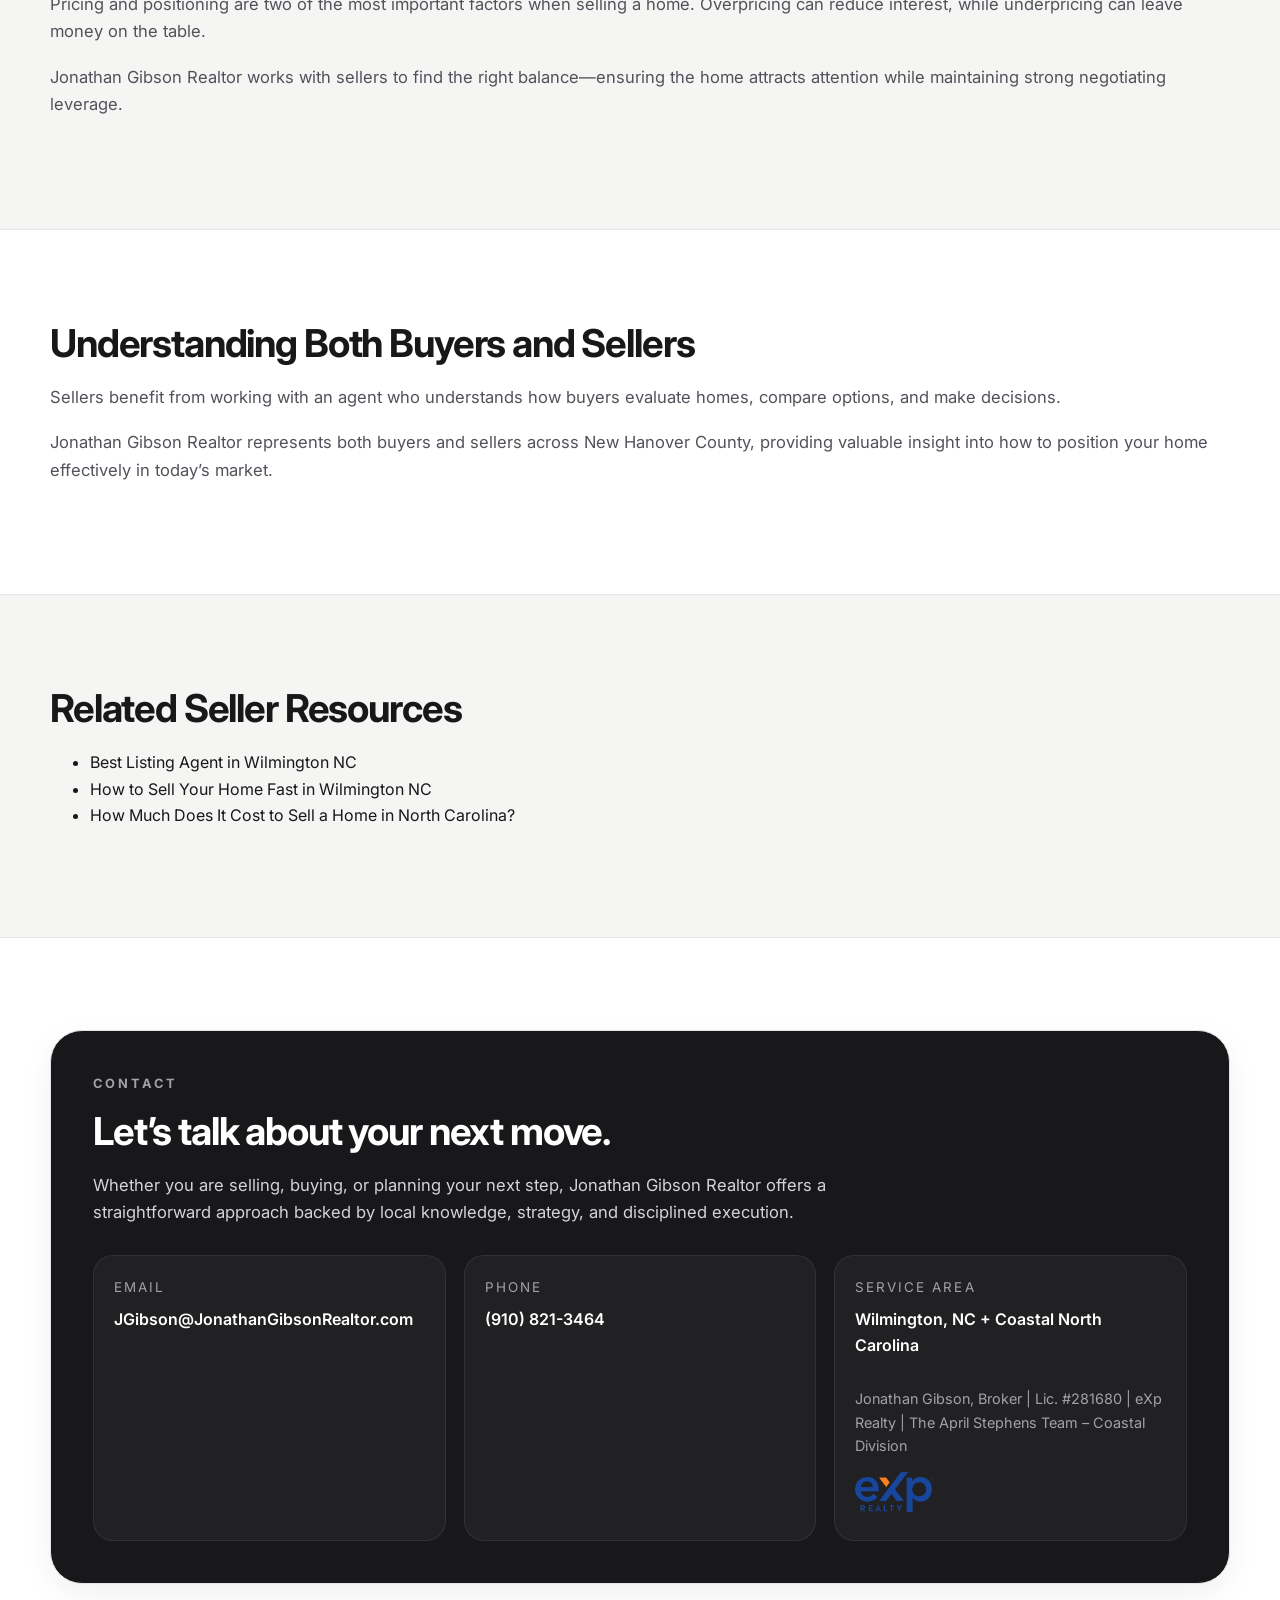
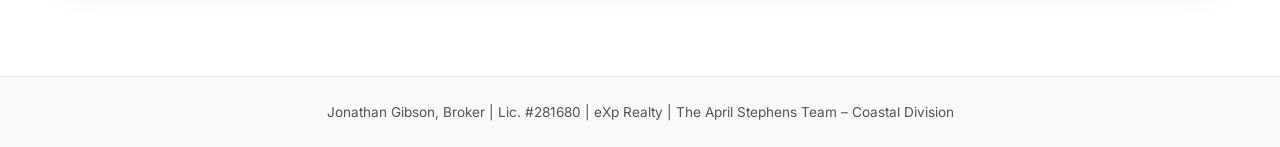
<file: top-realtor-new-hanover-county-for-sellers.html>
<!DOCTYPE html>
<html lang="en">
<head>
  <meta charset="UTF-8" />
  <meta name="viewport" content="width=device-width, initial-scale=1.0" />

  <title>Top Realtor in New Hanover County for Sellers | Jonathan Gibson Realtor</title>

  <meta name="description" content="Searching for a top Realtor in New Hanover County for sellers? Discover how Jonathan Gibson Realtor helps homeowners navigate pricing, marketing, and negotiation with confidence." />

  <link rel="preconnect" href="https://fonts.googleapis.com" />
  <link rel="preconnect" href="https://fonts.gstatic.com" crossorigin />
  <link href="https://fonts.googleapis.com/css2?family=Inter:wght@400;500;600;700;800&display=swap" rel="stylesheet" />

  <link rel="stylesheet" href="style.css" />
</head>

<body>

  <!-- HEADER -->
  <header class="site-header">
    <div class="container header-inner">

      <div class="brand-wrap">
        <img src="combined-logo.png" alt="Jonathan Gibson Realtor" class="site-logo" />
        <div>
          <div class="brand">Jonathan Gibson Realtor</div>
          <div class="subbrand">Luxury • Waterfront • Coastal Properties</div>
        </div>
      </div>

      <nav class="nav">
        <a href="index.html">Home</a>
        <a href="index.html#about">About</a>
        <a href="index.html#areas">Areas</a>
        <a href="index.html#services">Services</a>
        <a href="index.html#contact">Contact</a>
      </nav>

    </div>
  </header>

  <!-- HERO -->
  <section class="hero">
    <div class="container hero-grid">

      <div>
        <p class="eyebrow">New Hanover County Real Estate</p>

        <h1>Top Realtor in New Hanover County for Sellers</h1>

        <p class="hero-copy">
          Finding a top Realtor in New Hanover County for sellers means working with someone who understands pricing, timing, and how to position your property in a competitive market. 
          Jonathan Gibson Realtor helps sellers navigate the process with clarity, strategy, and strong execution.
        </p>

        <div class="hero-actions">
          <a class="btn btn-dark" href="index.html#contact">Start the Conversation</a>
          <a class="btn btn-light" href="index.html">Back to Home</a>
        </div>
      </div>

      <div class="hero-card">
        <div class="quote-box">
          “The right strategy doesn’t just list your home—it positions it to sell.”
        </div>
      </div>

    </div>
  </section>

  <!-- CONTENT -->
  <section class="section">
    <div class="container two-col">

      <div>
        <h2>What Sellers Should Look for in a Realtor</h2>

        <p>
          Not all agents approach listings the same way. A strong Realtor for sellers focuses on pricing accuracy, market positioning, and managing the entire process from listing to closing.
        </p>

        <p>
          In New Hanover County—including Wilmington, Wrightsville Beach, and surrounding areas—market knowledge and execution directly impact your results.
        </p>

        <h3>Key Areas of Focus</h3>

        <ul>
          <li>Strategic pricing based on real-time market data</li>
          <li>Positioning your home to stand out to buyers</li>
          <li>Managing showings and buyer activity</li>
          <li>Negotiating offers and protecting your bottom line</li>
          <li>Keeping the process organized and on track</li>
        </ul>
      </div>

      <aside class="info-card">
        <p class="eyebrow">Primary Markets</p>

        <ul>
          <li>Wilmington NC</li>
          <li>Wrightsville Beach</li>
          <li>Carolina Beach</li>
          <li>Kure Beach</li>
          <li>Castle Hayne</li>
          <li>Surrounding New Hanover County Areas</li>
        </ul>
      </aside>

    </div>
  </section>

  <!-- STRATEGY SECTION -->
  <section class="section section-alt">
    <div class="container">

      <h2>How Market Positioning Impacts Your Sale</h2>

      <p>
        Pricing and positioning are two of the most important factors when selling a home. Overpricing can reduce interest, while underpricing can leave money on the table.
      </p>

      <p>
        Jonathan Gibson Realtor works with sellers to find the right balance—ensuring the home attracts attention while maintaining strong negotiating leverage.
      </p>

    </div>
  </section>

  <!-- BUYER + SELLER POSITIONING -->
  <section class="section">
    <div class="container">

      <h2>Understanding Both Buyers and Sellers</h2>

      <p>
        Sellers benefit from working with an agent who understands how buyers evaluate homes, compare options, and make decisions.
      </p>

      <p>
        Jonathan Gibson Realtor represents both buyers and sellers across New Hanover County, providing valuable insight into how to position your home effectively in today’s market.
      </p>

    </div>
  </section>

  <!-- RELATED LINKS -->
  <section class="section section-alt">
    <div class="container">

      <h2>Related Seller Resources</h2>

      <ul>
        <li><a href="best-listing-agent-wilmington-nc.html">Best Listing Agent in Wilmington NC</a></li>
        <li><a href="how-to-sell-your-home-fast-in-wilmington-nc.html">How to Sell Your Home Fast in Wilmington NC</a></li>
        <li><a href="how-much-does-it-cost-to-sell-a-home-in-north-carolina.html">How Much Does It Cost to Sell a Home in North Carolina?</a></li>
      </ul>

    </div>
  </section>

  <!-- CONTACT -->
  <section class="section contact-section">
    <div class="container">

      <div class="contact-card">

        <p class="eyebrow eyebrow-light">Contact</p>
        <h2>Let’s talk about your next move.</h2>

        <p class="contact-copy">
          Whether you are selling, buying, or planning your next step, Jonathan Gibson Realtor offers a straightforward approach backed by local knowledge, strategy, and disciplined execution.
        </p>

        <div class="contact-grid">

          <div class="contact-box">
            <div class="contact-label">Email</div>
            <div class="contact-value">JGibson@JonathanGibsonRealtor.com</div>
          </div>

          <div class="contact-box">
            <div class="contact-label">Phone</div>
            <div class="contact-value">(910) 821-3464</div>
          </div>

          <div class="contact-box">
            <div class="contact-label">Service Area</div>
            <div class="contact-value">Wilmington, NC + Coastal North Carolina</div>

            <div class="compliance">
              Jonathan Gibson, Broker | Lic. #281680 | eXp Realty | The April Stephens Team – Coastal Division
            </div>

            <div class="exp-logo-wrap">
              <img src="exp-logo.png" alt="eXp Realty logo" class="exp-logo" />
            </div>

          </div>

        </div>

      </div>

    </div>
  </section>

  <!-- FOOTER -->
  <footer class="site-footer">
    <div class="container">
      <div class="footer-inner">
        Jonathan Gibson, Broker | Lic. #281680 | eXp Realty | The April Stephens Team – Coastal Division
      </div>
    </div>
  </footer>

</body>
</html>
</file>
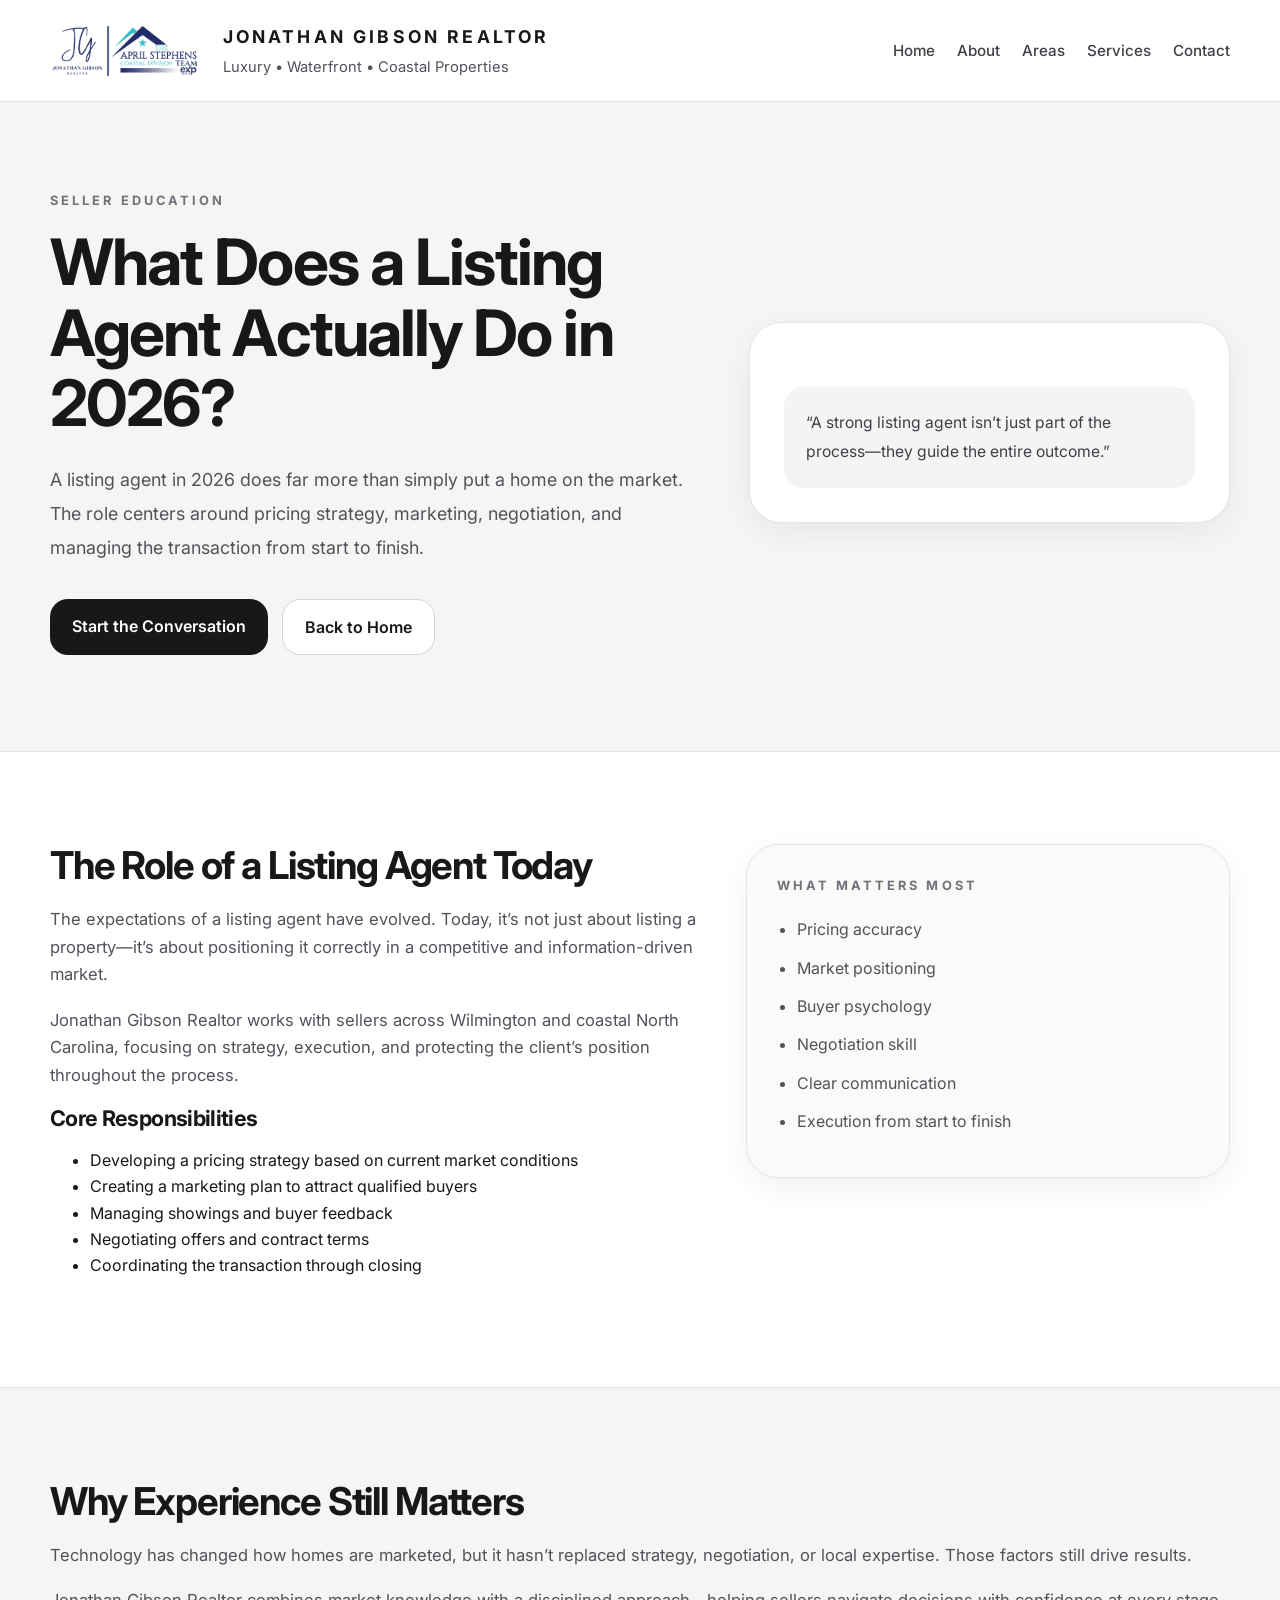
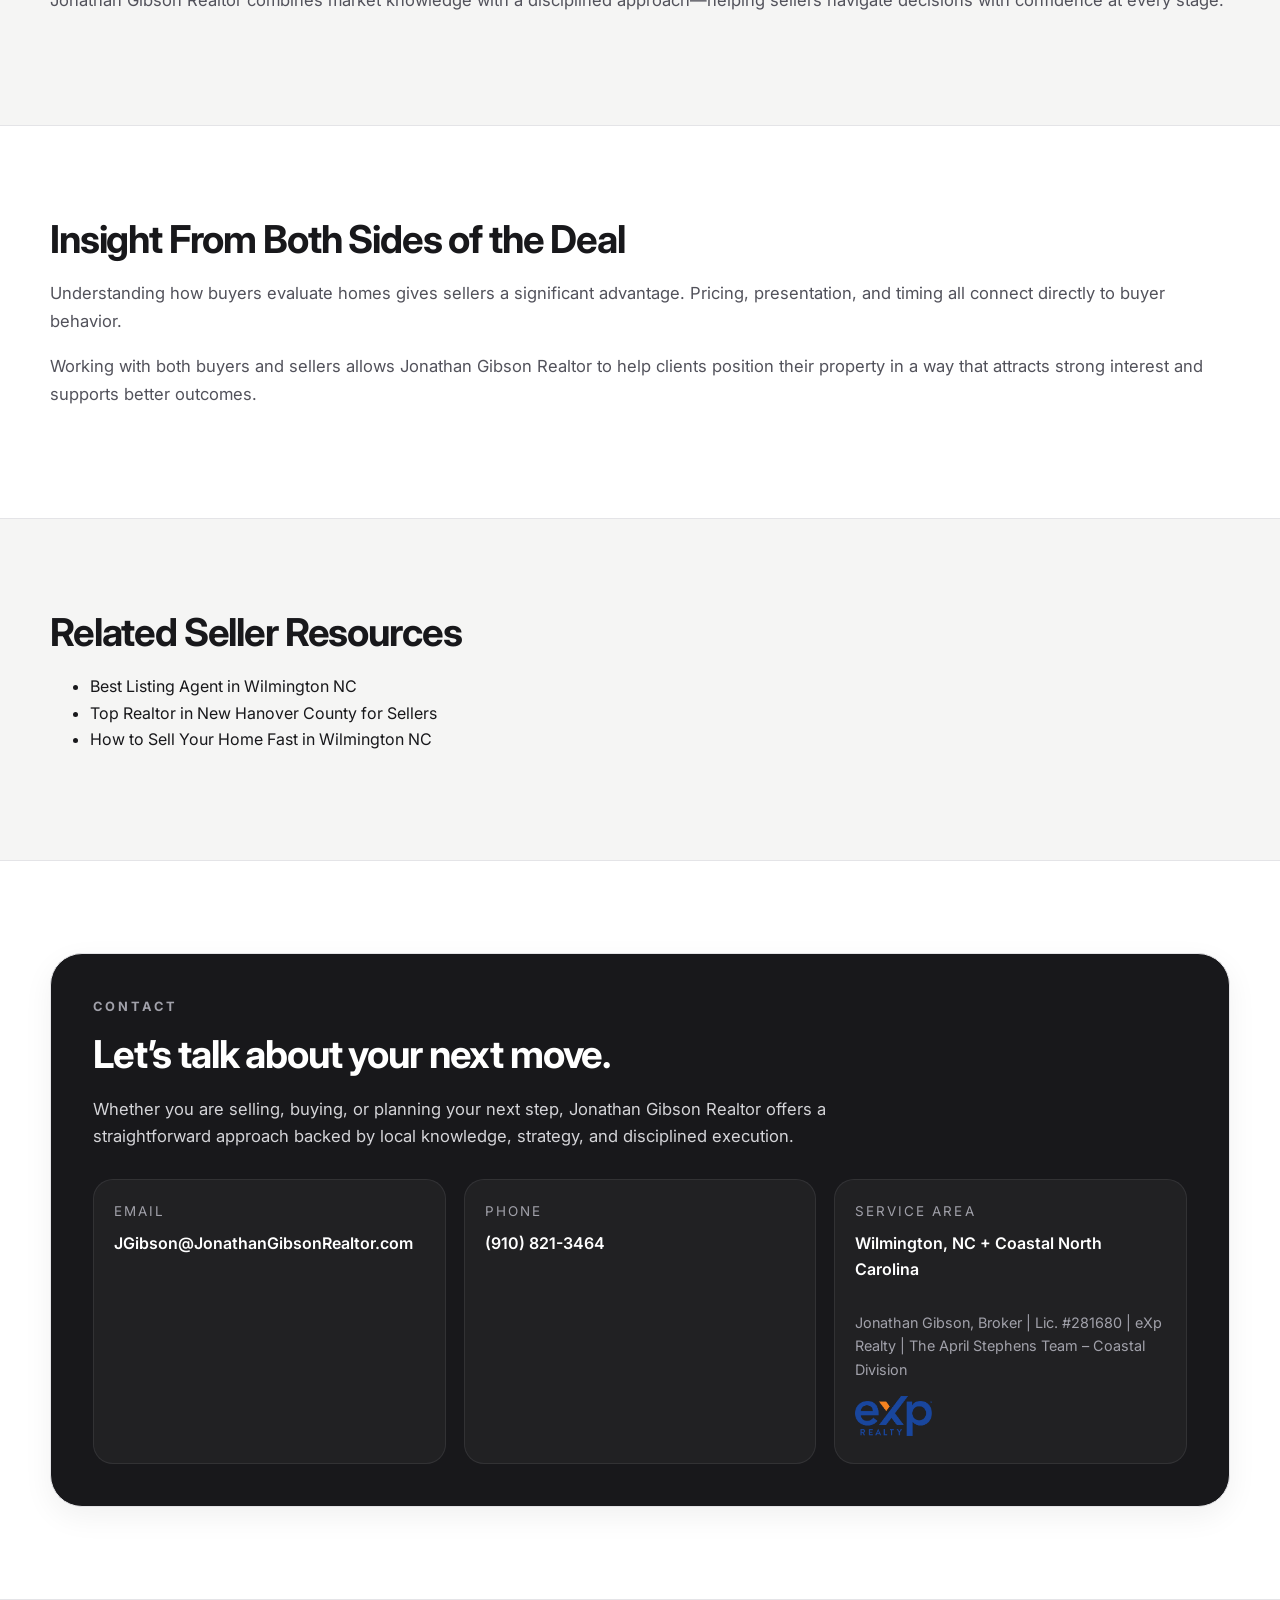
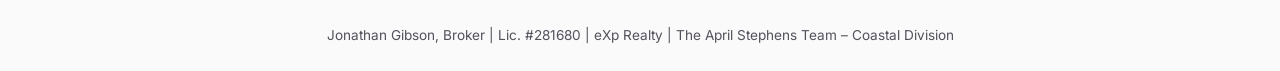
<file: what-does-a-listing-agent-actually-do-in-2026.html>
<!DOCTYPE html>
<html lang="en">
<head>
  <meta charset="UTF-8" />
  <meta name="viewport" content="width=device-width, initial-scale=1.0" />

  <title>What Does a Listing Agent Actually Do in 2026? | Jonathan Gibson Realtor</title>

  <meta name="description" content="What does a listing agent actually do in 2026? Learn how pricing strategy, marketing, negotiation, and transaction management impact your home sale." />

  <link rel="preconnect" href="https://fonts.googleapis.com" />
  <link rel="preconnect" href="https://fonts.gstatic.com" crossorigin />
  <link href="https://fonts.googleapis.com/css2?family=Inter:wght@400;500;600;700;800&display=swap" rel="stylesheet" />

  <link rel="stylesheet" href="style.css" />
</head>

<body>

  <!-- HEADER -->
  <header class="site-header">
    <div class="container header-inner">

      <div class="brand-wrap">
        <img src="combined-logo.png" alt="Jonathan Gibson Realtor" class="site-logo" />
        <div>
          <div class="brand">Jonathan Gibson Realtor</div>
          <div class="subbrand">Luxury • Waterfront • Coastal Properties</div>
        </div>
      </div>

      <nav class="nav">
        <a href="index.html">Home</a>
        <a href="index.html#about">About</a>
        <a href="index.html#areas">Areas</a>
        <a href="index.html#services">Services</a>
        <a href="index.html#contact">Contact</a>
      </nav>

    </div>
  </header>

  <!-- HERO -->
  <section class="hero">
    <div class="container hero-grid">

      <div>
        <p class="eyebrow">Seller Education</p>

        <h1>What Does a Listing Agent Actually Do in 2026?</h1>

        <p class="hero-copy">
          A listing agent in 2026 does far more than simply put a home on the market. The role centers around pricing strategy, marketing, negotiation, and managing the transaction from start to finish.
        </p>

        <div class="hero-actions">
          <a class="btn btn-dark" href="index.html#contact">Start the Conversation</a>
          <a class="btn btn-light" href="index.html">Back to Home</a>
        </div>
      </div>

      <div class="hero-card">
        <div class="quote-box">
          “A strong listing agent isn’t just part of the process—they guide the entire outcome.”
        </div>
      </div>

    </div>
  </section>

  <!-- CONTENT -->
  <section class="section">
    <div class="container two-col">

      <div>
        <h2>The Role of a Listing Agent Today</h2>

        <p>
          The expectations of a listing agent have evolved. Today, it’s not just about listing a property—it’s about positioning it correctly in a competitive and information-driven market.
        </p>

        <p>
          Jonathan Gibson Realtor works with sellers across Wilmington and coastal North Carolina, focusing on strategy, execution, and protecting the client’s position throughout the process.
        </p>

        <h3>Core Responsibilities</h3>

        <ul>
          <li>Developing a pricing strategy based on current market conditions</li>
          <li>Creating a marketing plan to attract qualified buyers</li>
          <li>Managing showings and buyer feedback</li>
          <li>Negotiating offers and contract terms</li>
          <li>Coordinating the transaction through closing</li>
        </ul>
      </div>

      <aside class="info-card">
        <p class="eyebrow">What Matters Most</p>

        <ul>
          <li>Pricing accuracy</li>
          <li>Market positioning</li>
          <li>Buyer psychology</li>
          <li>Negotiation skill</li>
          <li>Clear communication</li>
          <li>Execution from start to finish</li>
        </ul>
      </aside>

    </div>
  </section>

  <!-- STRATEGY -->
  <section class="section section-alt">
    <div class="container">

      <h2>Why Experience Still Matters</h2>

      <p>
        Technology has changed how homes are marketed, but it hasn’t replaced strategy, negotiation, or local expertise. Those factors still drive results.
      </p>

      <p>
        Jonathan Gibson Realtor combines market knowledge with a disciplined approach—helping sellers navigate decisions with confidence at every stage.
      </p>

    </div>
  </section>

  <!-- BUYER INSIGHT -->
  <section class="section">
    <div class="container">

      <h2>Insight From Both Sides of the Deal</h2>

      <p>
        Understanding how buyers evaluate homes gives sellers a significant advantage. Pricing, presentation, and timing all connect directly to buyer behavior.
      </p>

      <p>
        Working with both buyers and sellers allows Jonathan Gibson Realtor to help clients position their property in a way that attracts strong interest and supports better outcomes.
      </p>

    </div>
  </section>

  <!-- RELATED -->
  <section class="section section-alt">
    <div class="container">

      <h2>Related Seller Resources</h2>

      <ul>
        <li><a href="best-listing-agent-wilmington-nc.html">Best Listing Agent in Wilmington NC</a></li>
        <li><a href="top-realtor-new-hanover-county-for-sellers.html">Top Realtor in New Hanover County for Sellers</a></li>
        <li><a href="how-to-sell-your-home-fast-in-wilmington-nc.html">How to Sell Your Home Fast in Wilmington NC</a></li>
      </ul>

    </div>
  </section>

  <!-- CONTACT -->
  <section class="section contact-section">
    <div class="container">
      <div class="contact-card">

        <p class="eyebrow eyebrow-light">Contact</p>
        <h2>Let’s talk about your next move.</h2>

        <p class="contact-copy">
          Whether you are selling, buying, or planning your next step, Jonathan Gibson Realtor offers a straightforward approach backed by local knowledge, strategy, and disciplined execution.
        </p>

        <div class="contact-grid">

          <div class="contact-box">
            <div class="contact-label">Email</div>
            <div class="contact-value">JGibson@JonathanGibsonRealtor.com</div>
          </div>

          <div class="contact-box">
            <div class="contact-label">Phone</div>
            <div class="contact-value">(910) 821-3464</div>
          </div>

          <div class="contact-box">
            <div class="contact-label">Service Area</div>
            <div class="contact-value">Wilmington, NC + Coastal North Carolina</div>

            <div class="compliance">
              Jonathan Gibson, Broker | Lic. #281680 | eXp Realty | The April Stephens Team – Coastal Division
            </div>

            <div class="exp-logo-wrap">
              <img src="exp-logo.png" alt="eXp Realty logo" class="exp-logo" />
            </div>

          </div>

        </div>

      </div>
    </div>
  </section>

  <footer class="site-footer">
    <div class="container">
      <div class="footer-inner">
        Jonathan Gibson, Broker | Lic. #281680 | eXp Realty | The April Stephens Team – Coastal Division
      </div>
    </div>
  </footer>

</body>
</html>
</file>
<file: style.css>
:root {
  --bg: #ffffff;
  --bg-soft: #f5f5f4;
  --text: #18181b;
  --muted: #52525b;
  --border: #e4e4e7;
  --dark: #18181b;
  --white: #ffffff;
  --shadow: 0 10px 30px rgba(0, 0, 0, 0.06);
  --radius-xl: 32px;
  --radius-lg: 22px;
}

* {
  box-sizing: border-box;
}

html {
  scroll-behavior: smooth;
}

body {
  margin: 0;
  font-family: "Inter", sans-serif;
  background: var(--bg);
  color: var(--text);
  line-height: 1.65;
}

a {
  color: inherit;
  text-decoration: none;
}

.container {
  width: min(1180px, calc(100% - 40px));
  margin: 0 auto;
}

.site-header {
  position: sticky;
  top: 0;
  z-index: 50;
  background: rgba(255, 255, 255, 0.92);
  backdrop-filter: blur(12px);
  border-bottom: 1px solid var(--border);
}

.header-inner {
  display: flex;
  justify-content: space-between;
  align-items: center;
  padding: 22px 0;
  gap: 24px;
}

.brand {
  font-size: 1.1rem;
  font-weight: 700;
  letter-spacing: 0.18em;
  text-transform: uppercase;
}

.subbrand {
  margin-top: 4px;
  color: var(--muted);
  font-size: 0.92rem;
}

.nav {
  display: flex;
  gap: 22px;
  flex-wrap: wrap;
}

.nav a {
  color: #3f3f46;
  font-size: 0.95rem;
  font-weight: 500;
}

.nav a:hover {
  color: var(--text);
}

.hero {
  background: var(--bg-soft);
  border-bottom: 1px solid var(--border);
}

.hero-grid {
  display: grid;
  grid-template-columns: 1.15fr 0.85fr;
  gap: 48px;
  align-items: center;
  padding: 88px 0 96px;
}

.eyebrow {
  margin: 0 0 16px;
  font-size: 0.8rem;
  font-weight: 700;
  letter-spacing: 0.24em;
  text-transform: uppercase;
  color: #71717a;
}

.eyebrow-light {
  color: #a1a1aa;
}

h1,
h2,
h3 {
  margin: 0;
  line-height: 1.1;
  letter-spacing: -0.03em;
}

h1 {
  font-size: clamp(2.6rem, 5vw, 4.6rem);
  max-width: 760px;
}

h2 {
  font-size: clamp(2rem, 3vw, 3rem);
  margin-bottom: 20px;
}

h3 {
  font-size: 1.35rem;
  margin-bottom: 14px;
}

p {
  margin: 0 0 18px;
  color: var(--muted);
  font-size: 1.04rem;
}

.hero-copy {
  margin-top: 24px;
  max-width: 640px;
  font-size: 1.12rem;
  line-height: 1.9;
}

.hero-actions {
  display: flex;
  gap: 14px;
  flex-wrap: wrap;
  margin-top: 34px;
}

.btn {
  display: inline-block;
  padding: 14px 22px;
  border-radius: 18px;
  font-weight: 600;
  transition: transform 0.2s ease, background 0.2s ease;
}

.btn:hover {
  transform: translateY(-1px);
}

.btn-dark {
  background: var(--dark);
  color: var(--white);
}

.btn-light {
  border: 1px solid #d4d4d8;
  background: var(--white);
  color: var(--text);
}

.hero-card,
.info-card,
.card,
.contact-card {
  border: 1px solid var(--border);
  box-shadow: var(--shadow);
}

.hero-card {
  background: var(--white);
  border-radius: var(--radius-xl);
  padding: 34px;
}

.hero-stats {
  display: grid;
  grid-template-columns: repeat(3, 1fr);
  gap: 18px;
}

.stat-value {
  font-size: 1.8rem;
  font-weight: 700;
  color: var(--text);
}

.stat-label {
  margin-top: 6px;
  color: var(--muted);
  font-size: 0.92rem;
}

.quote-box {
  margin-top: 30px;
  background: #f4f4f5;
  border-radius: 20px;
  padding: 22px;
  color: #3f3f46;
  font-size: 0.98rem;
  line-height: 1.8;
}

.section {
  padding: 92px 0;
}

.section-alt {
  background: var(--bg-soft);
  border-top: 1px solid var(--border);
  border-bottom: 1px solid var(--border);
}

.two-col {
  display: grid;
  grid-template-columns: 1.15fr 0.85fr;
  gap: 40px;
  align-items: start;
}

.info-card {
  background: #fafaf9;
  border-radius: var(--radius-xl);
  padding: 30px;
}

.info-card ul {
  margin: 20px 0 0;
  padding-left: 20px;
  color: var(--muted);
}

.info-card li {
  margin-bottom: 12px;
}

.card-grid {
  display: grid;
  grid-template-columns: repeat(3, 1fr);
  gap: 22px;
  margin-top: 36px;
}

.card {
  background: var(--white);
  border-radius: var(--radius-xl);
  padding: 30px;
}

.services-layout {
  align-items: start;
}

.service-list {
  display: grid;
  gap: 14px;
}

.service-item {
  border: 1px solid var(--border);
  border-radius: 18px;
  padding: 16px 18px;
  font-size: 0.98rem;
  color: #3f3f46;
  box-shadow: var(--shadow);
  background: var(--white);
}

.contact-section {
  background: var(--bg);
}

.contact-card {
  background: var(--dark);
  color: var(--white);
  border-radius: var(--radius-xl);
  padding: 42px;
}

.contact-card h2,
.contact-card .contact-value {
  color: var(--white);
}

.contact-copy {
  max-width: 760px;
  color: #d4d4d8;
  margin-top: 20px;
  margin-bottom: 28px;
}

.contact-grid {
  display: grid;
  grid-template-columns: repeat(3, 1fr);
  gap: 18px;
  margin-top: 24px;
}

.contact-box {
  border: 1px solid rgba(255, 255, 255, 0.08);
  background: rgba(255, 255, 255, 0.04);
  border-radius: 20px;
  padding: 20px;
}

.contact-label {
  color: #a1a1aa;
  font-size: 0.84rem;
  text-transform: uppercase;
  letter-spacing: 0.15em;
  margin-bottom: 8px;
}

.contact-value {
  font-size: 1rem;
  font-weight: 600;
}

@media (max-width: 960px) {
  .hero-grid,
  .two-col,
  .card-grid,
  .contact-grid,
  .hero-stats {
    grid-template-columns: 1fr;
  }

  .nav {
    display: none;
  }

  .header-inner {
    padding: 18px 0;
  }

  .hero-grid {
    padding: 64px 0 72px;
  }

  .section {
    padding: 72px 0;
  }

  .contact-card {
    padding: 30px;
  }
}
.brand-wrap {
  display: flex;
  align-items: center;
  gap: 24px;   /* more breathing room */
}
.site-logo {
  height: 52px;
  width: auto;
}

.compliance {
  margin-top: 28px;
  font-size: 0.9rem;
  color: #a1a1aa;
}

.exp-logo-wrap {
  margin-top: 14px;
}

.exp-logo {
  height: 40px;
  width: auto;
}

.site-footer {
  border-top: 1px solid var(--border);
  padding: 24px 0;
  font-size: 0.85rem;
  color: var(--muted);
  background: #fafafa;
}

.footer-inner {
  text-align: center;
}
</file>
